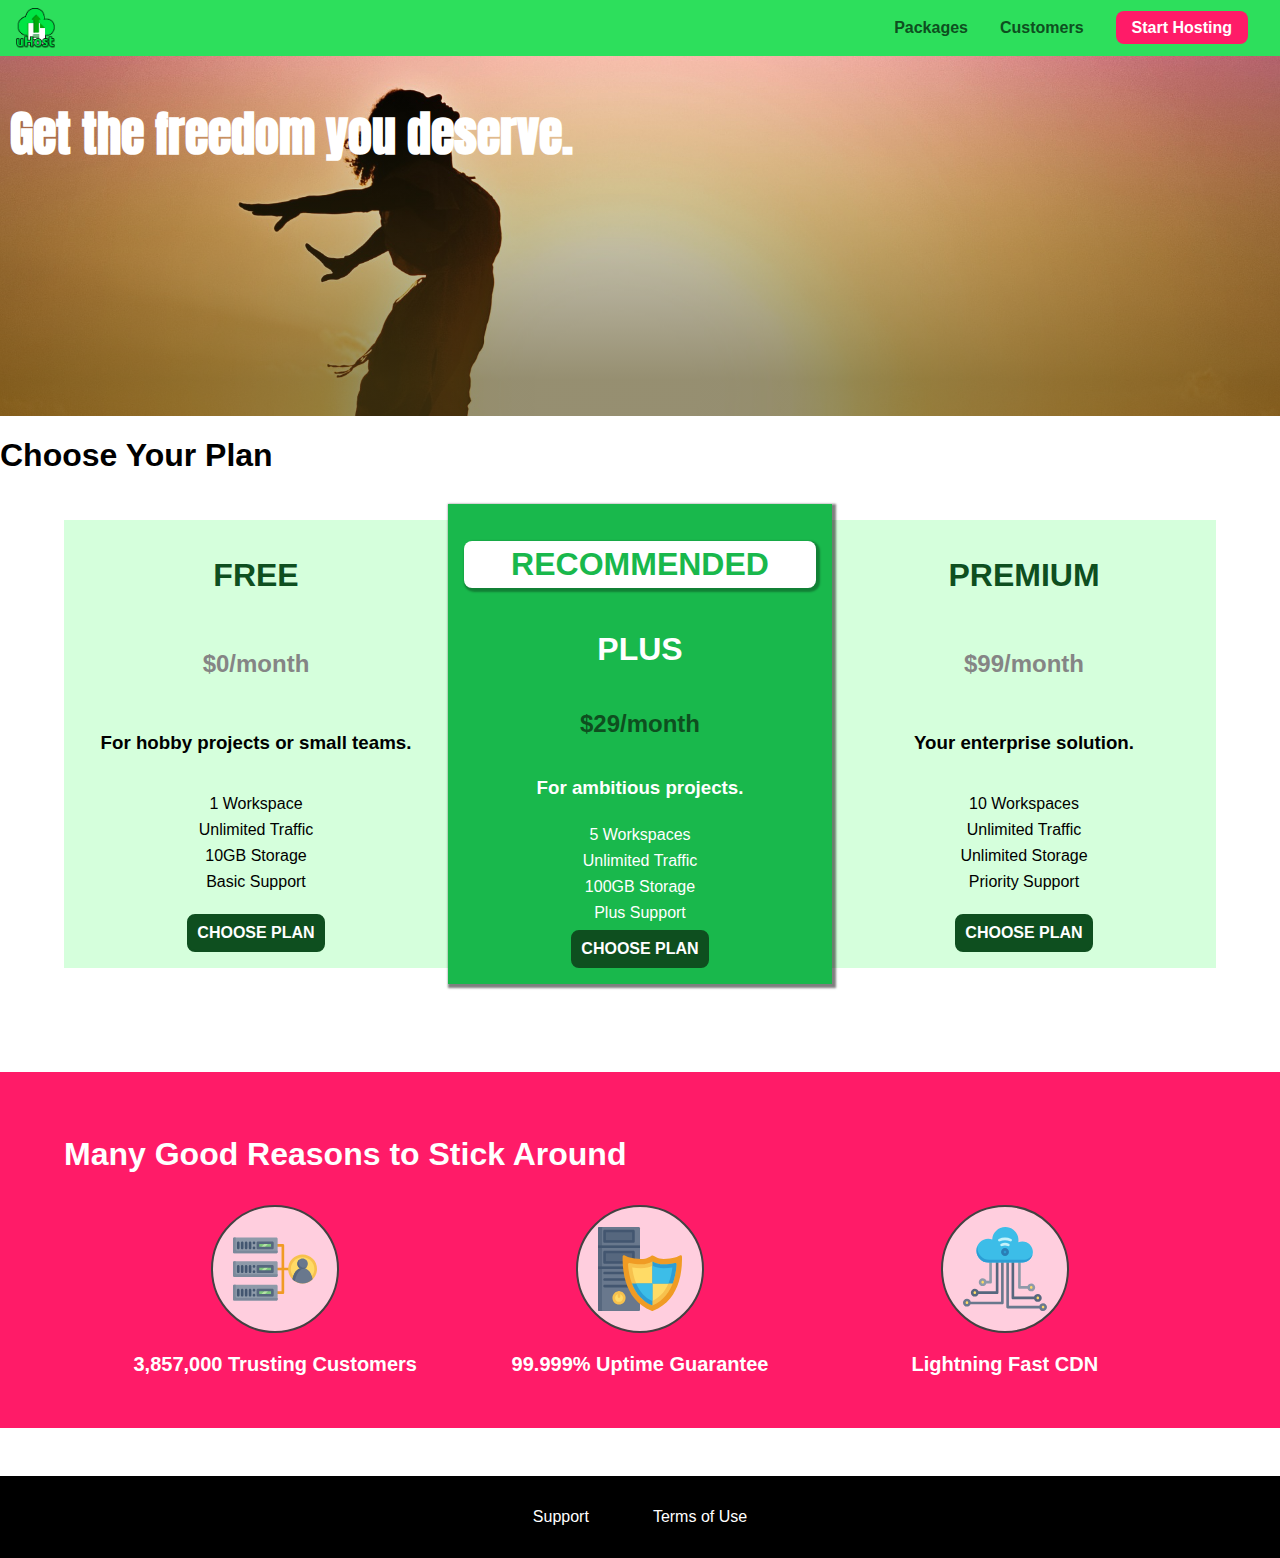
<file: basic/index.html>
<!DOCTYPE html>
<html lang="en">

<head>
    <meta charset="UTF-8">
    <meta http-equiv="X-UA-Compatible" content="ie=edge">
    <!--
        Used to make sure that the device would use software pixels, not hardware pixels.
        The name tag says that it should target our viewport.
        width=device-width says that the pixel ration conversion should be applied.
        initial-scale=1.0 says that no zoom should be applied. Can change it to ex. 1.5, then the website would be zoomed in.
        There are additional properties that can be applied, but this is the baseline. For example maximum-scale, minimum-scale
        to define how much the user can zoom in or out.
    -->
    <meta name="viewport" content="width=device-width, initial-scale=1.0">
    <title>uHost</title>
    <link rel="shortcut icon" href="favicon.png">
    <link href="https://fonts.googleapis.com/css2?family=Anton" rel="stylesheet">
    <link href="https://fonts.googleapis.com/css2?family=Anton&family=Montserrat+Alternates:wght@500&display=swap"
          rel="stylesheet">
<!--    <link rel="stylesheet" href="shared.css"> &lt;!&ndash; The shared file sets up more general styles. In order to allow for overwritting-->
    <link rel="stylesheet" href="./mobile-first/mobile-first-shared.css"> <!-- The shared file sets up more general styles. In order to allow for overwritting
     of the more general styles, then a more specific style should come later as it's loaded later, thus is able to overwrite the styles. -->
<!--    <link rel="stylesheet" href="style.css"> this has the desktop first design-->
    <link rel="stylesheet" href="./mobile-first/mobile-first-main.css">
</head>

<body>
<header class="main-header">
    <div>
        <button class="toggle-button">
            <span class="toggle-button__bar"></span>
            <span class="toggle-button__bar"></span>
            <span class="toggle-button__bar"></span>
        </button>

        <a href="index.html" class="main-header__brand">
            <img src="images/uhost-icon.png" alt="uHost - Your favourite hosting company"/>
        </a>
    </div>
    <nav class="main-nav">
        <ul class="main-nav__items">
            <li class="main-nav__item">
                <a href="packages/index.html">Packages</a>
            </li>
            <li class="main-nav__item">
                <a href="customers/index.html">Customers</a>
            </li>
            <li class="main-nav__item main-nav__item--cta">
                <a href="start-hosting/index.html">Start Hosting</a>
            </li>
        </ul>
    </nav>
</header>

<nav class="mobile-nav">
    <ul class="mobile-nav__items">
        <li class="mobile-nav__item">
            <a href="packages/index.html">Packages</a>
        </li>
        <li class="mobile-nav__item">
            <a href="customers/index.html">Customers</a>
        </li>
        <li class="mobile-nav__item mobile-nav__item--cta">
            <a href="start-hosting/index.html">Start Hosting</a>
        </li>
    </ul>
</nav>

<main>
    <div class="backdrop"></div>
    <div class="modal">
        <h1 class="modal__title">Do you want to continue?</h1>
        <div class="modal__actions">
            <a href="start-hosting/index.html" class="modal__action">Yes!</a>
            <button class="modal__action modal__action--negative" type="button">No!</button>
        </div>
    </div>
    <section id="product-overview">
        <h1>Get the freedom you deserve.</h1>
    </section>
    <section id="plans">
        <h1 class="section-title">Choose Your Plan</h1>
        <div class="plan__list">
            <article class="plan">
                <h1 class="plan__title">FREE</h1>
                <h2 class="plan__price">$0/month</h2>
                <h3>For hobby projects or small teams.</h3>
                <ul class="plan__features">
                    <li class="plan__feature">1 Workspace</li>
                    <li class="plan__feature">Unlimited Traffic</li>
                    <li class="plan__feature">10GB Storage</li>
                    <li class="plan__feature">Basic Support</li>
                </ul>
                <div>
                    <button class="button">CHOOSE PLAN</button>
                </div>
            </article>
            <article class="plan plan--highlighted">
                <h1 class="plan__annotation">RECOMMENDED</h1>
                <h1 class="plan__title">PLUS</h1>
                <h2 class="plan__price">$29/month</h2>
                <h3>For ambitious projects.</h3>
                <ul class="plan__features">
                    <li class="plan__feature">5 Workspaces</li>
                    <li class="plan__feature">Unlimited Traffic</li>
                    <li class="plan__feature">100GB Storage</li>
                    <li class="plan__feature">Plus Support</li>
                </ul>
                <div>
                    <button class="button">CHOOSE PLAN</button>
                </div>
            </article>
            <article class="plan">
                <h1 class="plan__title">PREMIUM</h1>
                <h2 class="plan__price">$99/month</h2>
                <h3>Your enterprise solution.</h3>
                <ul class="plan__features">
                    <li class="plan__feature">10 Workspaces</li>
                    <li class="plan__feature">Unlimited Traffic</li>
                    <li class="plan__feature">Unlimited Storage</li>
                    <li class="plan__feature">Priority Support</li>
                </ul>
                <div>
                    <button class="button">CHOOSE PLAN</button>
                </div>
            </article>
        </div>

        <section id="key-features">
            <h1 class="section-title">Many Good Reasons to Stick Around</h1>
            <ul class="key-features__list">
                <li class="key-feature">
                    <div class="key-feature__image">
                        <!-- SVGs can be added inline. Each element of an SVG could be styled separately. -->
                        <svg viewBox="0 0 512 512">
                            <path style="fill:#F09B24;"
                                  d="M344,248h-32V112c0-4.418-3.582-8-8-8h-40c-4.418,0-8,3.582-8,8s3.582,8,8,8h32v128h-32  c-4.418,0-8,3.582-8,8s3.582,8,8,8h32v128h-32c-4.418,0-8,3.582-8,8s3.582,8,8,8h40c4.418,0,8-3.582,8-8V264h32c4.418,0,8-3.582,8-8  S348.418,248,344,248z"
                            />
                            <path style="fill:#8E9AA9;"
                                  d="M264,64H8c-4.418,0-8,3.582-8,8v80c0,4.418,3.582,8,8,8h256c4.418,0,8-3.582,8-8V72  C272,67.582,268.418,64,264,64z"
                            />
                            <path style="fill:#7C899B;"
                                  d="M24,144c-4.418,0-8-3.582-8-8V64H8c-4.418,0-8,3.582-8,8v80c0,4.418,3.582,8,8,8h256  c4.418,0,8-3.582,8-8v-8H24z"
                            />
                            <rect x="152" y="96" style="fill:#B8E3A8;" width="88" height="32"/>
                            <g>
                                <polygon style="fill:#7EC97D;" points="152,96 152,128 166,128 198,96  "/>
                                <polygon style="fill:#7EC97D;" points="220,96 188,128 240,128 240,96  "/>
                            </g>
                            <path style="fill:#56677E;"
                                  d="M240,136h-88c-4.418,0-8-3.582-8-8V96c0-4.418,3.582-8,8-8h88c4.418,0,8,3.582,8,8v32  C248,132.418,244.418,136,240,136z M160,120h72v-16h-72V120z"
                            />
                            <g>
                                <path style="fill:#435670;"
                                      d="M32,136c-4.418,0-8-3.582-8-8V96c0-4.418,3.582-8,8-8s8,3.582,8,8v32C40,132.418,36.418,136,32,136z   "
                                />
                                <path style="fill:#435670;"
                                      d="M56,136c-4.418,0-8-3.582-8-8V96c0-4.418,3.582-8,8-8s8,3.582,8,8v32C64,132.418,60.418,136,56,136z   "
                                />
                                <path style="fill:#435670;"
                                      d="M80,136c-4.418,0-8-3.582-8-8V96c0-4.418,3.582-8,8-8s8,3.582,8,8v32C88,132.418,84.418,136,80,136z   "
                                />
                                <path style="fill:#435670;"
                                      d="M104,136c-4.418,0-8-3.582-8-8V96c0-4.418,3.582-8,8-8s8,3.582,8,8v32   C112,132.418,108.418,136,104,136z"
                                />
                                <path style="fill:#435670;"
                                      d="M128,105c-4.418,0-8-3.582-8-8v-1c0-4.418,3.582-8,8-8s8,3.582,8,8v1   C136,101.418,132.418,105,128,105z"
                                />
                                <path style="fill:#435670;"
                                      d="M128,136c-4.418,0-8-3.582-8-8v-1c0-4.418,3.582-8,8-8s8,3.582,8,8v1   C136,132.418,132.418,136,128,136z"
                                />
                            </g>
                            <path style="fill:#8E9AA9;"
                                  d="M264,208H8c-4.418,0-8,3.582-8,8v80c0,4.418,3.582,8,8,8h256c4.418,0,8-3.582,8-8v-80  C272,211.582,268.418,208,264,208z"
                            />
                            <path style="fill:#7C899B;"
                                  d="M24,288c-4.418,0-8-3.582-8-8v-72H8c-4.418,0-8,3.582-8,8v80c0,4.418,3.582,8,8,8h256  c4.418,0,8-3.582,8-8v-8H24z"
                            />
                            <rect x="152" y="240" style="fill:#B8E3A8;" width="88" height="32"/>
                            <g>
                                <polygon style="fill:#7EC97D;" points="152,240 152,272 166,272 198,240  "/>
                                <polygon style="fill:#7EC97D;" points="220,240 188,272 240,272 240,240  "/>
                            </g>
                            <path style="fill:#56677E;"
                                  d="M240,280h-88c-4.418,0-8-3.582-8-8v-32c0-4.418,3.582-8,8-8h88c4.418,0,8,3.582,8,8v32  C248,276.418,244.418,280,240,280z M160,264h72v-16h-72V264z"
                            />
                            <g>
                                <path style="fill:#435670;"
                                      d="M32,280c-4.418,0-8-3.582-8-8v-32c0-4.418,3.582-8,8-8s8,3.582,8,8v32C40,276.418,36.418,280,32,280   z"
                                />
                                <path style="fill:#435670;"
                                      d="M56,280c-4.418,0-8-3.582-8-8v-32c0-4.418,3.582-8,8-8s8,3.582,8,8v32C64,276.418,60.418,280,56,280   z"
                                />
                                <path style="fill:#435670;"
                                      d="M80,280c-4.418,0-8-3.582-8-8v-32c0-4.418,3.582-8,8-8s8,3.582,8,8v32C88,276.418,84.418,280,80,280   z"
                                />
                                <path style="fill:#435670;"
                                      d="M104,280c-4.418,0-8-3.582-8-8v-32c0-4.418,3.582-8,8-8s8,3.582,8,8v32   C112,276.418,108.418,280,104,280z"
                                />
                                <path style="fill:#435670;"
                                      d="M128,249c-4.418,0-8-3.582-8-8v-1c0-4.418,3.582-8,8-8s8,3.582,8,8v1   C136,245.418,132.418,249,128,249z"
                                />
                                <path style="fill:#435670;"
                                      d="M128,280c-4.418,0-8-3.582-8-8v-1c0-4.418,3.582-8,8-8s8,3.582,8,8v1   C136,276.418,132.418,280,128,280z"
                                />
                            </g>
                            <path style="fill:#8E9AA9;"
                                  d="M264,352H8c-4.418,0-8,3.582-8,8v80c0,4.418,3.582,8,8,8h256c4.418,0,8-3.582,8-8v-80  C272,355.582,268.418,352,264,352z"
                            />
                            <path style="fill:#7C899B;"
                                  d="M24,432c-4.418,0-8-3.582-8-8v-72H8c-4.418,0-8,3.582-8,8v80c0,4.418,3.582,8,8,8h256  c4.418,0,8-3.582,8-8v-8H24z"
                            />
                            <rect x="152" y="384" style="fill:#B8E3A8;" width="88" height="32"/>
                            <g>
                                <polygon style="fill:#7EC97D;" points="152,384 152,416 166,416 198,384  "/>
                                <polygon style="fill:#7EC97D;" points="220,384 188,416 240,416 240,384  "/>
                            </g>
                            <path style="fill:#56677E;"
                                  d="M240,424h-88c-4.418,0-8-3.582-8-8v-32c0-4.418,3.582-8,8-8h88c4.418,0,8,3.582,8,8v32  C248,420.418,244.418,424,240,424z M160,408h72v-16h-72V408z"
                            />
                            <g>
                                <path style="fill:#435670;"
                                      d="M32,424c-4.418,0-8-3.582-8-8v-32c0-4.418,3.582-8,8-8s8,3.582,8,8v32C40,420.418,36.418,424,32,424   z"
                                />
                                <path style="fill:#435670;"
                                      d="M56,424c-4.418,0-8-3.582-8-8v-32c0-4.418,3.582-8,8-8s8,3.582,8,8v32C64,420.418,60.418,424,56,424   z"
                                />
                                <path style="fill:#435670;"
                                      d="M80,424c-4.418,0-8-3.582-8-8v-32c0-4.418,3.582-8,8-8s8,3.582,8,8v32C88,420.418,84.418,424,80,424   z"
                                />
                                <path style="fill:#435670;"
                                      d="M104,424c-4.418,0-8-3.582-8-8v-32c0-4.418,3.582-8,8-8s8,3.582,8,8v32   C112,420.418,108.418,424,104,424z"
                                />
                                <path style="fill:#435670;"
                                      d="M128,393c-4.418,0-8-3.582-8-8v-1c0-4.418,3.582-8,8-8s8,3.582,8,8v1   C136,389.418,132.418,393,128,393z"
                                />
                                <path style="fill:#435670;"
                                      d="M128,424c-4.418,0-8-3.582-8-8v-1c0-4.418,3.582-8,8-8s8,3.582,8,8v1   C136,420.418,132.418,424,128,424z"
                                />
                            </g>
                            <path style="fill:#F7C14D;"
                                  d="M424,168c-48.523,0-88,39.477-88,88s39.477,88,88,88s88-39.477,88-88S472.523,168,424,168z"/>
                            <path style="fill:#FFDB66;"
                                  d="M424,184c-39.701,0-72,32.299-72,72s32.299,72,72,72s72-32.299,72-72S463.701,184,424,184z"/>
                            <path style="fill:#69788D;"
                                  d="M484.893,314.16C476.393,274.588,451.922,248,424,248s-52.393,26.588-60.893,66.16  c-0.605,2.82,0.354,5.749,2.511,7.664C381.731,336.124,402.465,344,424,344s42.269-7.876,58.381-22.176  C484.539,319.909,485.498,316.98,484.893,314.16z"
                            />
                            <path style="fill:#56677E;"
                                  d="M434.053,249.171C430.768,248.403,427.411,248,424,248c-27.922,0-52.393,26.588-60.893,66.16  c-0.605,2.82,0.354,5.749,2.511,7.664c3.383,3.002,6.979,5.703,10.734,8.125C384.904,286.243,407.373,255.378,434.053,249.171z"
                            />
                            <path style="fill:#69788D;"
                                  d="M424,192c-17.645,0-32,14.355-32,32s14.355,32,32,32s32-14.355,32-32S441.645,192,424,192z"/>
                            <path style="fill:#56677E;"
                                  d="M432,248c-17.645,0-32-14.355-32-32c0-6.783,2.128-13.076,5.742-18.258  C397.444,203.53,392,213.138,392,224c0,17.645,14.355,32,32,32c10.862,0,20.471-5.444,26.258-13.742  C445.076,245.872,438.783,248,432,248z"
                            />

                        </svg>
                    </div>
                    <p class="key-feature__description">3,857,000 Trusting Customers</p>
                </li>
                <li class="key-feature">
                    <div class="key-feature__image">
                        <svg viewBox="0 0 512 512">
                            <path style="fill:#69788D;"
                                  d="M248,0H8C3.582,0,0,3.582,0,8v496c0,4.418,3.582,8,8,8h240c4.418,0,8-3.582,8-8V8  C256,3.582,252.418,0,248,0z"
                            />
                            <path style="fill:#56677E;"
                                  d="M24,504V8c0-4.418,3.582-8,8-8H8C3.582,0,0,3.582,0,8v496c0,4.418,3.582,8,8,8h24  C27.582,512,24,508.418,24,504z"
                            />
                            <g>
                                <rect x="0" y="112" style="fill:#435670;" width="256" height="16"/>
                                <rect x="0" y="240" style="fill:#435670;" width="256" height="16"/>
                            </g>
                            <path style="fill:#F7C14D;"
                                  d="M128,392c-22.056,0-40,17.944-40,40s17.944,40,40,40s40-17.944,40-40S150.056,392,128,392z"/>
                            <path style="fill:#FFDB66;"
                                  d="M128,408c-13.233,0-24,10.767-24,24s10.767,24,24,24s24-10.767,24-24S141.233,408,128,408z"/>
                            <path style="fill:#F7C14D;"
                                  d="M128,392c-2.739,0-5.414,0.278-8,0.805V424c0,4.418,3.582,8,8,8c4.418,0,8-3.582,8-8v-31.195  C133.414,392.278,130.739,392,128,392z"
                            />
                            <g>
                                <path style="fill:#435670;"
                                      d="M216,288H40c-4.418,0-8-3.582-8-8s3.582-8,8-8h176c4.418,0,8,3.582,8,8S220.418,288,216,288z"
                                />
                                <path style="fill:#435670;"
                                      d="M216,328H40c-4.418,0-8-3.582-8-8s3.582-8,8-8h176c4.418,0,8,3.582,8,8S220.418,328,216,328z"
                                />
                                <path style="fill:#435670;"
                                      d="M216,368H40c-4.418,0-8-3.582-8-8s3.582-8,8-8h176c4.418,0,8,3.582,8,8S220.418,368,216,368z"
                                />
                                <path style="fill:#435670;"
                                      d="M216,16H40c-4.418,0-8,3.582-8,8v64c0,4.418,3.582,8,8,8h176c4.418,0,8-3.582,8-8V24   C224,19.582,220.418,16,216,16z"
                                />
                            </g>
                            <rect x="48" y="32" style="fill:#56677E;" width="160" height="48"/>
                            <path style="fill:#435670;"
                                  d="M216,144H40c-4.418,0-8,3.582-8,8v64c0,4.418,3.582,8,8,8h176c4.418,0,8-3.582,8-8v-64  C224,147.582,220.418,144,216,144z"
                            />
                            <rect x="48" y="160" style="fill:#56677E;" width="160" height="48"/>
                            <path style="fill:#F09B24;"
                                  d="M511.747,180.237c-0.194-6.537-8.107-10.107-13.135-5.894c-5.6,4.693-42.904,21.282-98.514,21.282  c-33.45,0-64.625-20.999-64.929-21.206c-2.9-1.991-6.764-1.85-9.512,0.346c-2.677,2.135-27.201,20.86-63.793,20.86  c-55.607,0-92.914-16.589-98.515-21.282c-5.028-4.211-12.941-0.645-13.135,5.894c-1.634,54.834,4.655,105.941,18.693,151.903  c12.096,39.604,29.759,74.047,52.497,102.373c27.538,34.304,62.743,59.882,104.66,76.045c3.069,1.918,6.757,1.921,9.83,0  c41.917-16.163,77.122-41.741,104.66-76.045c22.738-28.326,40.401-62.77,52.497-102.373  C507.092,286.179,513.381,235.071,511.747,180.237z"
                            />
                            <path style="fill:#F7C14D;"
                                  d="M476.21,221.226c-1.953-1.631-4.568-2.235-7.036-1.628c-21.686,5.327-44.926,8.028-69.075,8.028  c-25.926,0-49.633-8.975-64.955-16.504c-2.307-1.134-5.016-1.091-7.284,0.116c-14.059,7.477-36.919,16.388-65.994,16.388  c-24.153,0-47.394-2.701-69.075-8.028c-5.155-1.268-10.221,2.966-9.894,8.261c2.077,33.693,7.668,65.635,16.616,94.935  c22.774,74.565,66.139,126.334,128.888,153.868c2.032,0.891,4.397,0.891,6.43,0c61.777-27.107,104.716-78.876,127.62-153.868  c8.948-29.3,14.539-61.241,16.616-94.935C479.224,225.319,478.163,222.856,476.21,221.226z"
                            />
                            <path style="fill:#FFDB66;"
                                  d="M331.609,451.727c-52.604-25.289-89.304-70.987-109.144-135.944  c-6.532-21.39-11.162-44.336-13.82-68.447c17.133,2.852,34.952,4.291,53.22,4.291c29.394,0,53.376-7.793,69.978-15.561  c17.44,7.736,41.656,15.561,68.256,15.561c18.267,0,36.085-1.439,53.219-4.291c-2.659,24.112-7.288,47.06-13.82,68.448  C419.545,381.108,383.27,426.805,331.609,451.727z"
                            />
                            <g>
                                <path style="fill:#2C9DD4;"
                                      d="M479.066,227.858c0.157-2.539-0.903-5.002-2.856-6.633s-4.568-2.235-7.036-1.628   c-21.686,5.327-44.926,8.028-69.075,8.028c-25.926,0-49.633-8.975-64.955-16.504c-1.057-0.52-2.2-0.78-3.345-0.806l-0.072,133.351   h123.601c2.556-6.746,4.933-13.702,7.123-20.874C471.398,293.493,476.989,261.552,479.066,227.858z"
                                />
                                <path style="fill:#2C9DD4;"
                                      d="M206.658,343.667c24.153,63.42,65.028,108.108,121.743,132.995c1.031,0.452,2.147,0.673,3.263,0.666   l0.063-133.661H206.658z"
                                />
                            </g>
                            <g>
                                <path style="fill:#3CBDE8;"
                                      d="M439.497,315.783c6.532-21.389,11.161-44.336,13.82-68.448c-17.134,2.852-34.952,4.291-53.219,4.291   c-26.6,0-50.815-7.824-68.256-15.561l-0.116,107.601h97.758C433.179,334.807,436.524,325.518,439.497,315.783z"
                                />
                                <path style="fill:#3CBDE8;"
                                      d="M232.523,343.667c21.144,50.298,54.363,86.56,99.087,108.06l0.117-108.06H232.523z"/>
                            </g>
                        </svg>
                    </div>
                    <p class="key-feature__description">99.999% Uptime Guarantee</p>
                </li>
                <li class="key-feature">
                    <div class="key-feature__image">
                        <svg viewBox="0 0 512 512">
                            <path style="fill:#8E9AA9;"
                                  d="M168,200c-4.418,0-8,3.582-8,8v120h-17.376c-3.302-9.311-12.194-16-22.624-16  c-13.234,0-24,10.767-24,24s10.766,24,24,24c10.429,0,19.321-6.689,22.624-16H168c4.418,0,8-3.582,8-8V208  C176,203.582,172.418,200,168,200z"
                            />
                            <path style="fill:#FFDB66;"
                                  d="M120,328c-4.411,0-8,3.589-8,8s3.589,8,8,8s8-3.589,8-8S124.411,328,120,328z"/>
                            <path style="fill:#56677E;"
                                  d="M208,200c-4.418,0-8,3.582-8,8v184H94.624C91.322,382.689,82.43,376,72,376  c-13.234,0-24,10.767-24,24s10.766,24,24,24c10.429,0,19.321-6.689,22.624-16H208c4.418,0,8-3.582,8-8V208  C216,203.582,212.418,200,208,200z"
                            />
                            <path style="fill:#FFDB66;"
                                  d="M72,392c-4.411,0-8,3.589-8,8s3.589,8,8,8s8-3.589,8-8S76.411,392,72,392z"/>
                            <path style="fill:#69788D;"
                                  d="M240,208c-4.418,0-8,3.582-8,8v239H47.24c-2.671-10.34-12.078-18-23.24-18c-13.234,0-24,10.767-24,24  s10.766,24,24,24c9.666,0,18.009-5.747,21.809-14H240c4.418,0,8-3.582,8-8V216C248,211.582,244.418,208,240,208z"
                            />
                            <path style="fill:#FFDB66;"
                                  d="M24,453c-4.411,0-8,3.589-8,8s3.589,8,8,8s8-3.589,8-8S28.411,453,24,453z"/>
                            <path style="fill:#69788D;"
                                  d="M488,464c-10.429,0-19.321,6.689-22.624,16H280V208c0-4.418-3.582-8-8-8s-8,3.582-8,8v280  c0,4.418,3.582,8,8,8h193.376c3.302,9.311,12.194,16,22.624,16c13.234,0,24-10.767,24-24S501.234,464,488,464z"
                            />
                            <path style="fill:#FFDB66;"
                                  d="M488,480c-4.411,0-8,3.589-8,8s3.589,8,8,8s8-3.589,8-8S492.411,480,488,480z"/>
                            <path style="fill:#56677E;"
                                  d="M456,408c-10.429,0-19.321,6.689-22.624,16H312V208c0-4.418-3.582-8-8-8s-8,3.582-8,8v224  c0,4.418,3.582,8,8,8h129.376c3.302,9.311,12.194,16,22.624,16c13.234,0,24-10.767,24-24S469.234,408,456,408z"
                            />
                            <path style="fill:#FFDB66;"
                                  d="M456,424c-4.411,0-8,3.589-8,8s3.589,8,8,8s8-3.589,8-8S460.411,424,456,424z"/>
                            <path style="fill:#8E9AA9;"
                                  d="M416,344c-10.429,0-19.321,6.689-22.624,16H352V208c0-4.418-3.582-8-8-8s-8,3.582-8,8v160  c0,4.418,3.582,8,8,8h49.376c3.302,9.311,12.194,16,22.624,16c13.234,0,24-10.767,24-24S429.234,344,416,344z"
                            />
                            <path style="fill:#FFDB66;"
                                  d="M416,360c-4.411,0-8,3.589-8,8s3.589,8,8,8s8-3.589,8-8S420.411,360,416,360z"/>
                            <path style="fill:#3CBDE8;"
                                  d="M362,88c-8.741,0-17.231,1.751-25.06,5.085C337.646,88.797,338,84.43,338,80  c0-44.112-35.888-80-80-80c-42.823,0-77.895,33.816-79.909,76.149C170.393,73.415,162.244,72,154,72c-39.701,0-72,32.299-72,72  s32.299,72,72,72h208c35.29,0,64-28.71,64-64S397.29,88,362,88z"
                            />
                            <path style="fill:#2C9DD4;"
                                  d="M368,200H160c-39.701,0-72-32.299-72-72c0-5.863,0.721-11.559,2.05-17.019  C84.918,120.88,82,132.102,82,144c0,39.701,32.299,72,72,72h208c30.389,0,55.88-21.296,62.379-49.743  C413.565,186.327,392.352,200,368,200z"
                            />
                            <path style="fill:#2A7DB5;"
                                  d="M256,128c-13.234,0-24,10.767-24,24s10.766,24,24,24c13.233,0,24-10.767,24-24S269.233,128,256,128z"
                            />
                            <path style="fill:#2C9DD4;"
                                  d="M256,144c-4.411,0-8,3.589-8,8s3.589,8,8,8c4.411,0,8-3.589,8-8S260.411,144,256,144z"/>
                            <g>
                                <path style="fill:#C5F1FA;"
                                      d="M221.755,87.695c-2.994,0-5.864-1.688-7.233-4.572c-1.894-3.991-0.194-8.763,3.798-10.657   C230.157,66.849,242.834,64,256,64c13.166,0,25.844,2.849,37.68,8.466c3.992,1.895,5.692,6.666,3.798,10.657   s-6.666,5.692-10.657,3.798C277.144,82.328,266.774,80,256,80c-10.774,0-21.144,2.328-30.821,6.921   C224.072,87.446,222.904,87.695,221.755,87.695z"
                                />
                                <path style="fill:#C5F1FA;"
                                      d="M276.545,116.618c-1.148,0-2.316-0.249-3.424-0.774C267.745,113.293,261.985,112,256,112   c-5.985,0-11.745,1.293-17.121,3.844c-3.991,1.895-8.763,0.192-10.657-3.798c-1.894-3.992-0.193-8.764,3.798-10.657   C239.557,97.813,247.625,96,256,96c8.376,0,16.444,1.813,23.98,5.389c3.991,1.894,5.692,6.665,3.798,10.657   C282.41,114.93,279.539,116.618,276.545,116.618z"
                                />
                            </g>

                        </svg>
                    </div>
                    <p class="key-feature__description">Lightning Fast CDN</p>
                </li>
            </ul>
        </section>
    </section>
</main>

<footer class="main-footer">
    <nav>
        <ul class="main-footer__links">
            <li class="main-footer__link">
                <a href="#">Support</a>
            </li>
            <li class="main-footer__link">
                <a href="#">Terms of Use</a>
            </li>
        </ul>
    </nav>
</footer>
<script src="shared.js"></script>
</body>

</html>
</file>
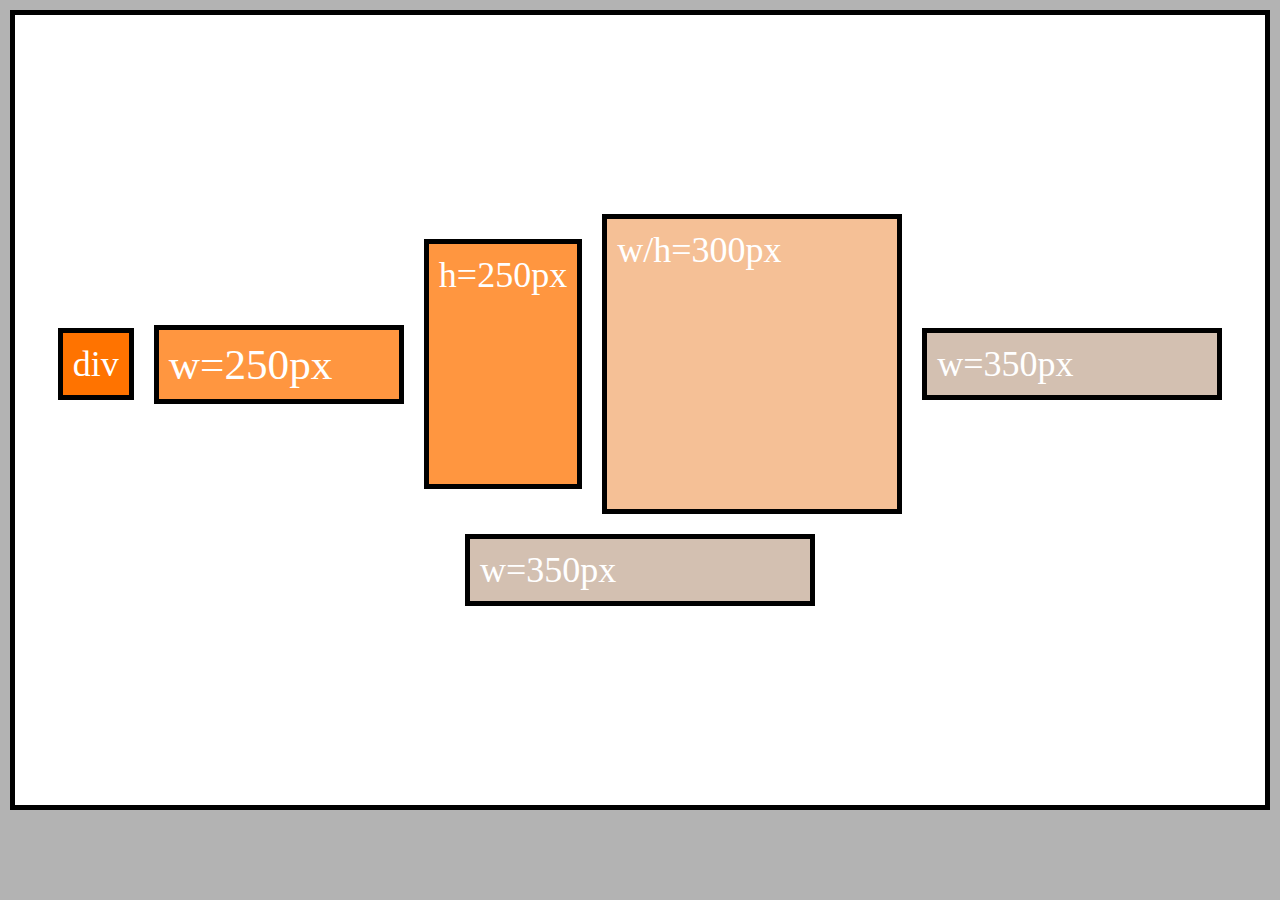
<file: flexbox-example/index.html>
<!DOCTYPE html>
<html lang="en">
    <head>
        <meta charset="UTF-8">
        <meta http-equiv="X-UA-Compatible" content="ie=edge">
        <link rel="stylesheet" href="main.css">
        <title>Flexbox</title>
    </head>
    <body>
        <div class="flex-container">
            <div class="item-1">div</div>
            <div class="item-2">w=250px</div>
            <div class="item-3">h=250px</div>
            <div class="item-4">w/h=300px</div>
            <div class="item-5">w=350px</div>
            <div class="item-6">w=350px</div>
        </div>
    </body>
</html>
</file>
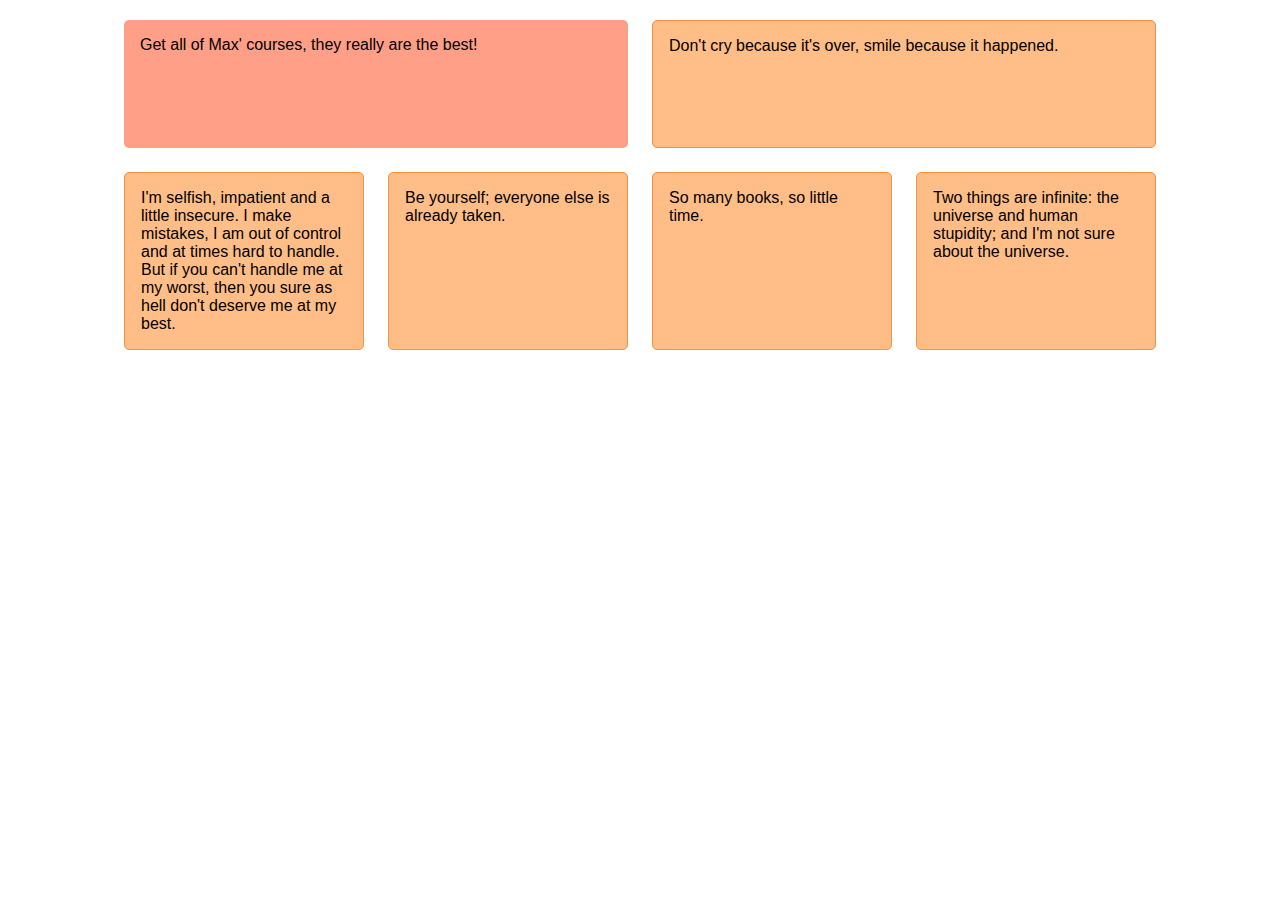
<file: grid-example-additional/index.html>
<!DOCTYPE html>
<html lang="en">
<head>
    <meta charset="UTF-8">
    <meta name="viewport" content="width=device-width, initial-scale=1.0">
    <meta http-equiv="X-UA-Compatible" content="ie=edge">
    <title>CSS Course</title>
    <link rel="stylesheet" href="main.css">
</head>
<body>
    <div class="container">
        <div class="quote quote--featured">Get all of Max' courses, they really are the best!</div>
        <div class="quote">Don't cry because it's over, smile because it happened.</div>
        <div class="quote">I'm selfish, impatient and a little insecure. I make mistakes, I am out of control and at times hard to handle. But if you can't handle me at my worst, then you sure as hell don't deserve me at my best.</div>
        <div class="quote">Be yourself; everyone else is already taken.</div>
        <div class="quote">So many books, so little time.</div>
        <div class="quote">Two things are infinite: the universe and human stupidity; and I'm not sure about the universe.</div>
    </div>
</body>
</html>
</file>
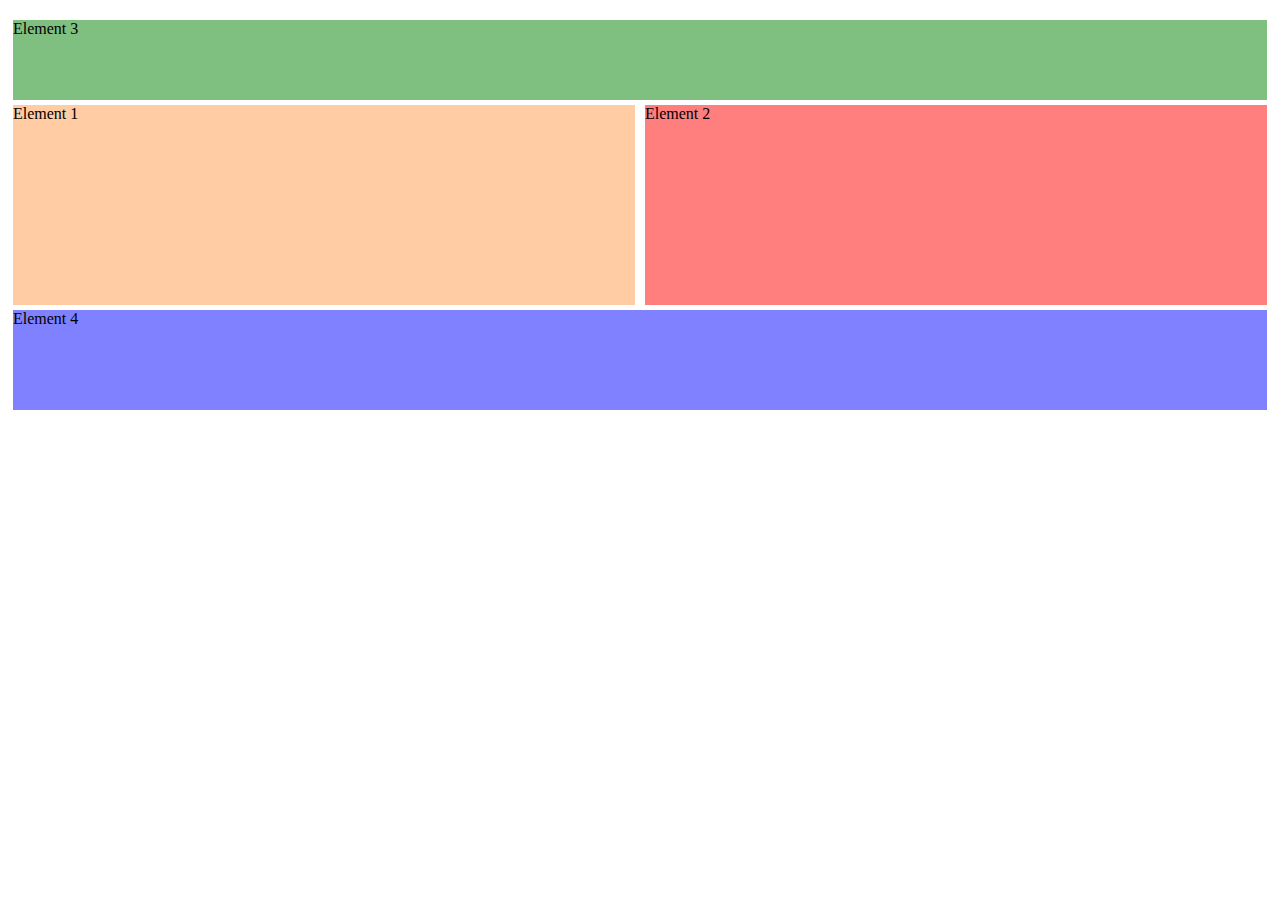
<file: grid-example/index.html>
<!DOCTYPE html>
<html lang="en">
<head>
    <meta charset="UTF-8">
    <meta name="viewport" content="width=device-width, initial-scale=1.0">
    <meta http-equiv="X-UA-Compatible" content="ie=edge">
    <title>CSS Course</title>
    <link rel="stylesheet" href="main.css">
</head>
<body>
    <div class="container">
        <div class="el1">Element 1</div>
        <div class="el2">Element 2</div>
        <div class="el3">Element 3</div>
        <div class="el4">Element 4</div>
    </div>
</body>
</html>
</file>
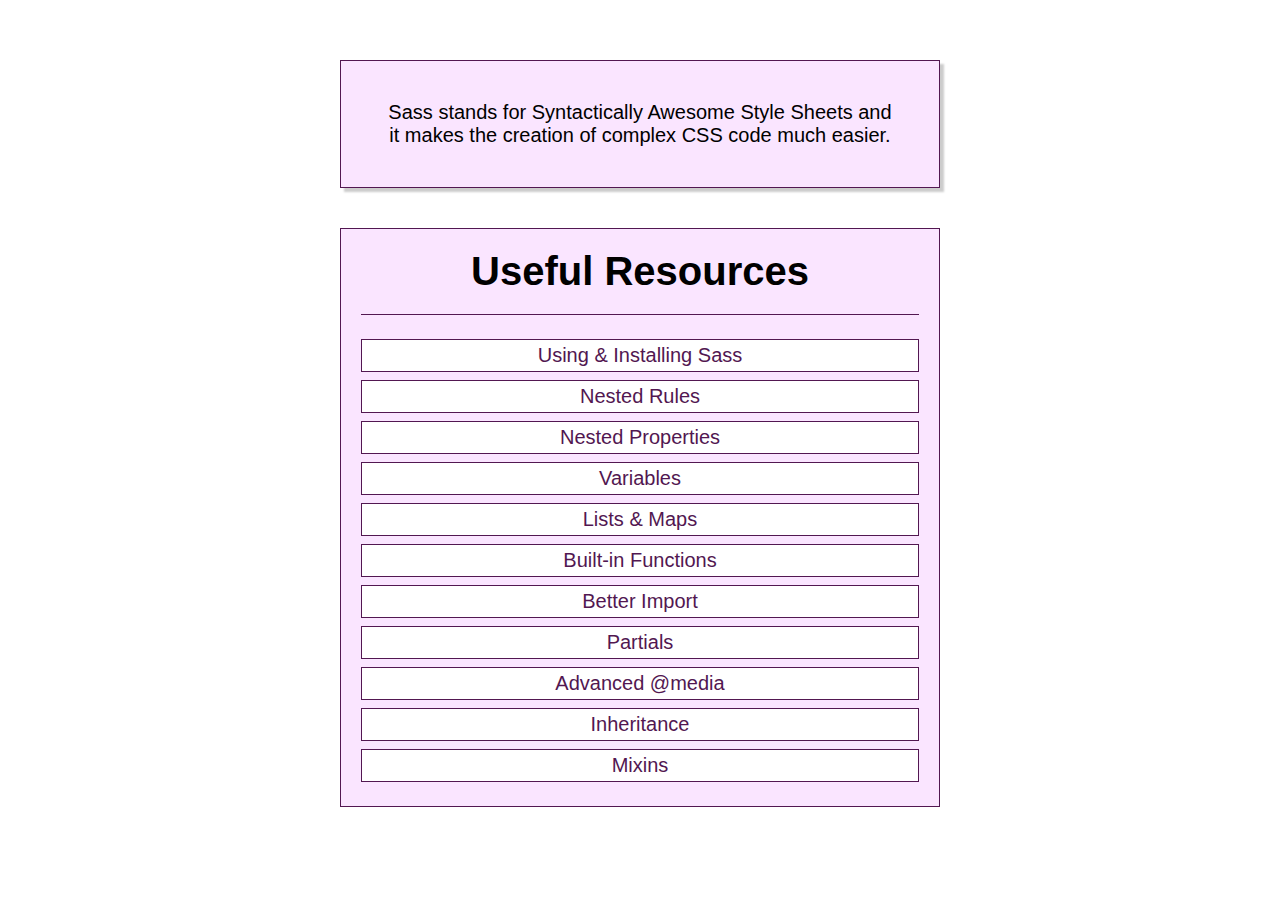
<file: sass-example/index.html>
<!DOCTYPE html>
<html lang="en">

<head>
    <meta charset="UTF-8">
    <meta name="viewport" content="width=device-width, initial-scale=1.0">
    <meta http-equiv="X-UA-Compatible" content="ie=edge">
    <title>CSS Course</title>
    <link rel="stylesheet" href="original-main.css">
</head>

<body>
    <div class="container">
        <section class="sass-introduction">
            <p>Sass stands for
                <span class="char-highlight">S</span>yntactically
                <span class="char-highlight">A</span>wesome
                <span class="char-highlight">S</span>tyle
                <span class="char-highlight">S</span>heets and it makes the creation of complex CSS code much easier.</p>
        </section>
        <section class="sass-details">
            <header class="section-header">
                <h1>Useful Resources</h1>
            </header>
            <ul class="documentation-links">
                <li>
                    <a class="documentation-link link-important" href="https://sass-lang.com/documentation/file.SASS_REFERENCE.html#using_sass">Using &amp; Installing Sass</a>
                </li>
                <li>
                    <a class="documentation-link" href="https://sass-lang.com/documentation/file.SASS_REFERENCE.html#nested_rules">Nested Rules</a>
                </li>
                <li>
                    <a class="documentation-link" href="https://sass-lang.com/documentation/file.SASS_REFERENCE.html#nested_properties">Nested Properties</a>
                </li>
                <li>
                    <a class="documentation-link" href="https://sass-lang.com/documentation/file.SASS_REFERENCE.html#variables_">Variables</a>
                </li>
                <li>
                    <a class="documentation-link" href="https://sass-lang.com/documentation/file.SASS_REFERENCE.html#lists">Lists &amp; Maps</a>
                </li>
                <li>
                    <a class="documentation-link" href="https://sass-lang.com/documentation/Sass/Script/Functions.html">Built-in Functions</a>
                </li>
                <li>
                    <a class="documentation-link" href="https://sass-lang.com/documentation/file.SASS_REFERENCE.html#import">Better Import</a>
                </li>
                <li>
                    <a class="documentation-link" href="https://sass-lang.com/documentation/file.SASS_REFERENCE.html#partials">Partials</a>
                </li>
                <li>
                    <a class="documentation-link" href="https://sass-lang.com/documentation/file.SASS_REFERENCE.html#media">Advanced @media</a>
                </li>
                <li>
                    <a class="documentation-link" href="https://sass-lang.com/documentation/file.SASS_REFERENCE.html#extend">Inheritance</a>
                </li>
                <li>
                    <a class="documentation-link" href="https://sass-lang.com/documentation/file.SASS_REFERENCE.html#defining_a_mixin">Mixins</a>
                </li>
            </ul>
        </section>
    </div>
</body>

</html>
</file>
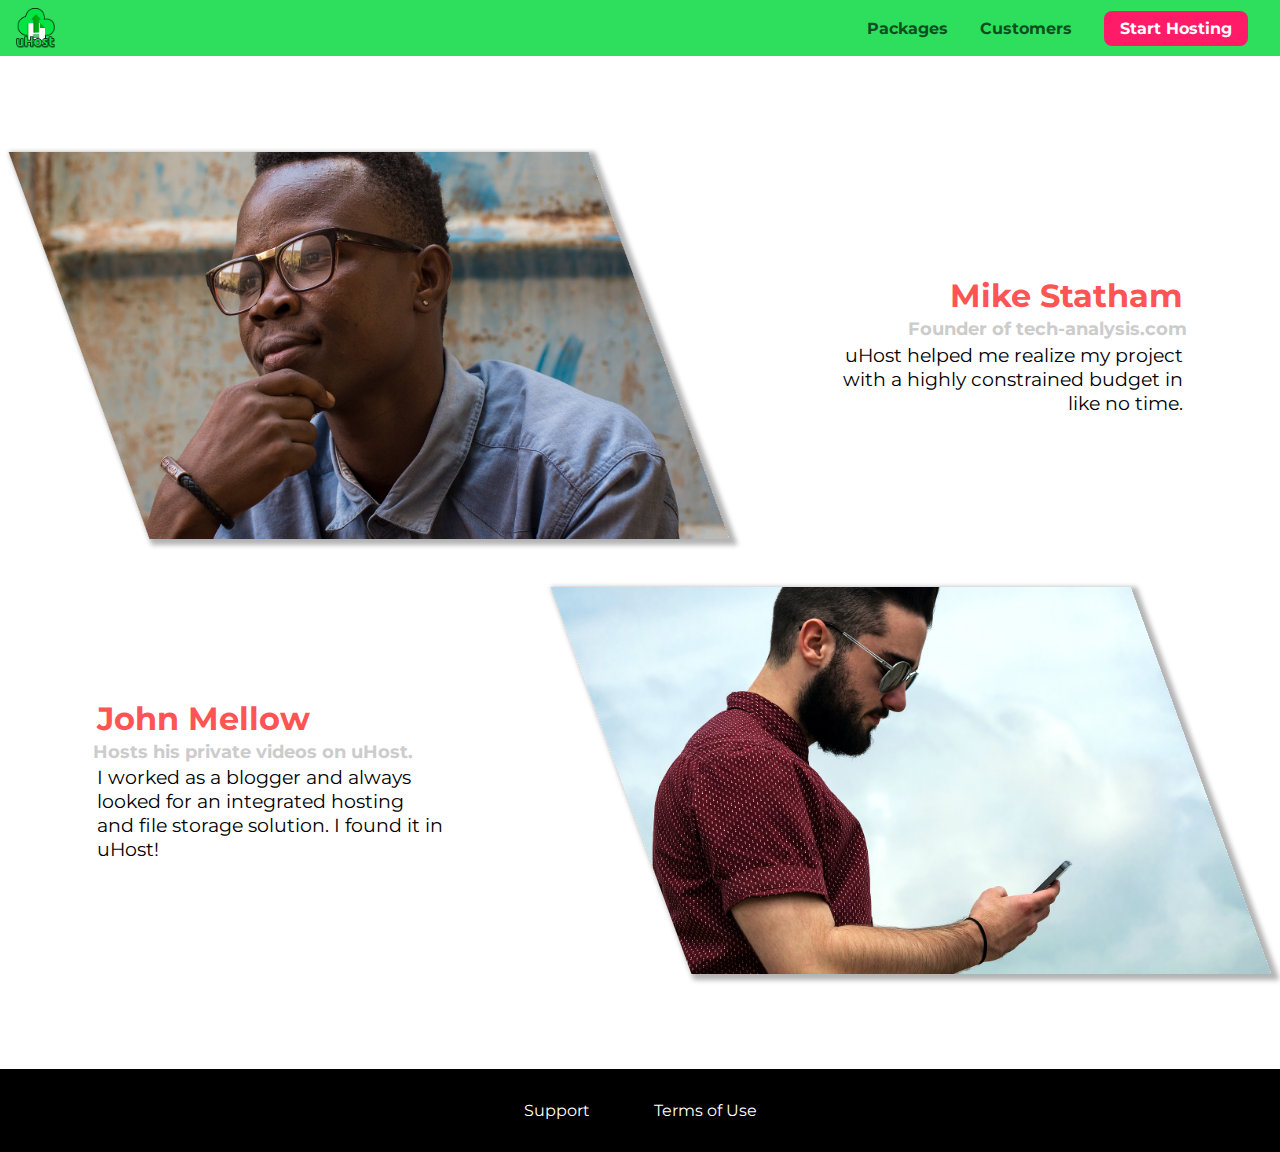
<file: basic/customers/index.html>
<!DOCTYPE html>
<html lang="en">

<head>
    <meta charset="UTF-8">
    <meta name="viewport" content="width=device-width, initial-scale=1.0">
    <meta http-equiv="X-UA-Compatible" content="ie=edge">
    <title>uHost Customers</title>
    <link rel="shortcut icon" href="../favicon.png">
    <link href="https://fonts.googleapis.com/css?family=Anton|Montserrat:400,700" rel="stylesheet">
<!--    <link rel="stylesheet" href="../shared.css">-->
    <link rel="stylesheet" href="../mobile-first/mobile-first-shared.css">
<!--    <link rel="stylesheet" href="customers.css">-->
    <link rel="stylesheet" href="../mobile-first/mobile-first-customers.css">
</head>

<body>
    <header class="main-header">
        <div>
            <button class="toggle-button">
                <span class="toggle-button__bar"></span>
                <span class="toggle-button__bar"></span>
                <span class="toggle-button__bar"></span>
            </button>

            <a href="index.html" class="main-header__brand">
                <img src="../images/uhost-icon.png" alt="uHost - Your favourite hosting company"/>
            </a>
        </div>
        <nav class="main-nav">
            <ul class="main-nav__items">
                <li class="main-nav__item">
                    <a href="../packages/index.html">Packages</a>
                </li>
                <li class="main-nav__item">
                    <a href="index.html">Customers</a>
                </li>
                <li class="main-nav__item main-nav__item--cta">
                    <a href="../start-hosting/index.html">Start Hosting</a>
                </li>
            </ul>
        </nav>
    </header>

    <nav class="mobile-nav">
        <ul class="mobile-nav__items">
            <li class="mobile-nav__item">
                <a href="../packages/index.html">Packages</a>
            </li>
            <li class="mobile-nav__item">
                <a href="../customers/index.html">Customers</a>
            </li>
            <li class="mobile-nav__item mobile-nav__item--cta">
                <a href="../start-hosting/index.html">Start Hosting</a>
            </li>
        </ul>
    </nav>

    <main>
        <div class="backdrop"></div>
        <div>
            <div class="testimonial" id="customer-1">
                <div class="testimonial__image-container">
                    <img src="../images/customer-1.jpg" alt="Mike Statham - Customer" class="testimonial__image">
                </div>
                <div class="testimonial__info">
                    <h1 class="testimonial__name">Mike Statham</h1>
                    <h2 class="testimonial__subtitle">Founder of
                        <a href="tech-analysis.com">tech-analysis.com</a>
                    </h2>
                    <p class="testimonial__text">uHost helped me realize my project with a highly constrained budget in like no time.</p>
                </div>
            </div>
            <div class="testimonial" id="customer-2">

                <div class="testimonial__info">
                    <h1 class="testimonial__name">John Mellow</h1>
                    <h2 class="testimonial__subtitle">Hosts his private videos on uHost.
                    </h2>
                    <p class="testimonial__text">I worked as a blogger and always looked for an integrated hosting and file storage solution. I found
                        it in uHost!
                    </p>
                </div>
                <div class="testimonial__image-container">
                    <img src="../images/customer-2.jpg" alt="John Mellow - Customer" class="testimonial__image">
                </div>
            </div>
        </div>
    </main>
    <footer class="main-footer">
        <nav>
            <ul class="main-footer__links">
                <li class="main-footer__link">
                    <a href="#">Support</a>
                </li>
                <li class="main-footer__link">
                    <a href="#">Terms of Use</a>
                </li>
            </ul>
        </nav>
    </footer>
    <script src="../shared.js"></script>
</body>

</html>
</file>
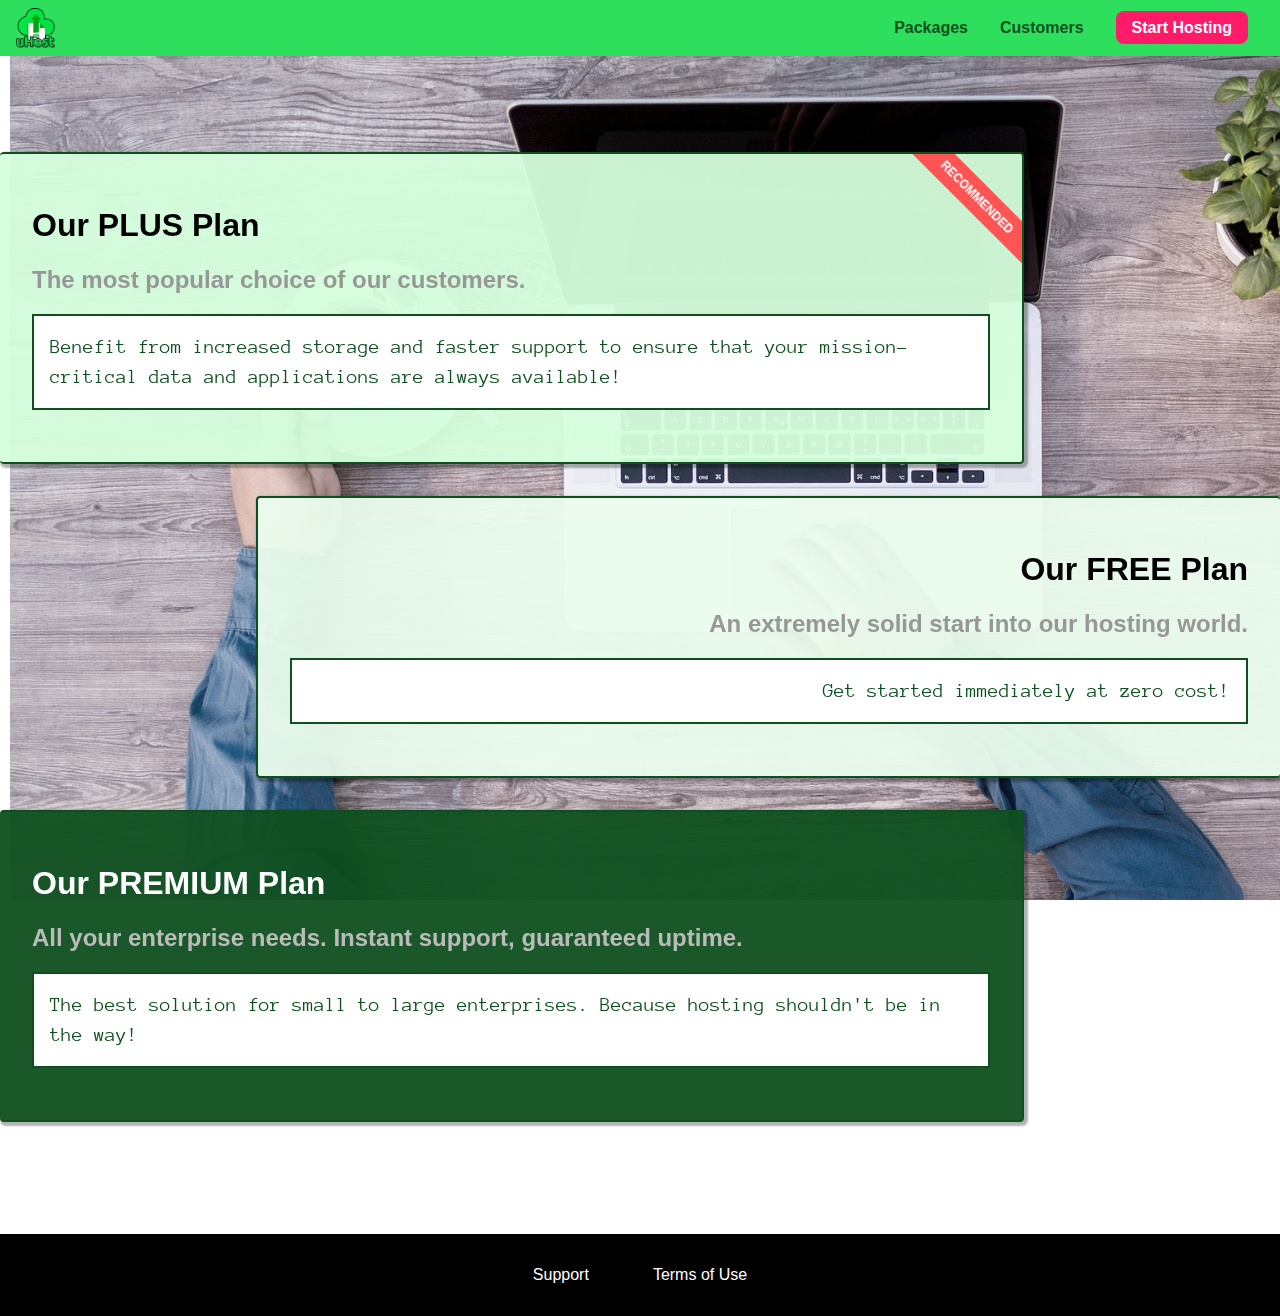
<file: basic/packages/index.html>
<!DOCTYPE html>
<html lang="en">

<head>
    <meta charset="UTF-8">
    <meta http-equiv="X-UA-Compatible" content="ie=edge">
    <meta name="viewport" content="width=device-width, initial-scale=1.0">
    <title>uHost</title>
    <link rel="shortcut icon" href="../favicon.png">
    <link href="https://fonts.googleapis.com/css2?family=Anton&family=Montserrat+Alternates:wght@500&display=swap" rel="stylesheet">
<!--    <link rel="stylesheet" href="../shared.css">-->
    <!-- The problem with adding the font with a link like this is that it has
     to exist in every HTML file then, but it would be better to import it in a
     CSS file instead. @import can be used for that. -->
<!--    <link href="https://fonts.googleapis.com/css2?family=Roboto&display=swap" rel="stylesheet">-->

    <link rel="stylesheet" href="../mobile-first/mobile-first-shared.css">
    <link rel="stylesheet" href="packages.css">
</head>

<body>
<!-- When two fixed elements have the same z-index, then what matters is the order in which they area in
 the DOM. The latter fixed element gets placed on top of the previous one.-->
<div class="background"></div>
<header class="main-header">
    <div>
        <button class="toggle-button">
            <span class="toggle-button__bar"></span>
            <span class="toggle-button__bar"></span>
            <span class="toggle-button__bar"></span>
        </button>

        <a href="index.html" class="main-header__brand">
            <img src="../images/uhost-icon.png" alt="uHost - Your favourite hosting company"/>
        </a>
    </div>
    <nav class="main-nav">
        <ul class="main-nav__items">
            <li class="main-nav__item">
                <a href="../packages/index.html">Packages</a>
            </li>
            <li class="main-nav__item">
                <a href="index.html">Customers</a>
            </li>
            <li class="main-nav__item main-nav__item--cta">
                <a href="../start-hosting/index.html">Start Hosting</a>
            </li>
        </ul>
    </nav>
</header>

<nav class="mobile-nav">
    <ul class="mobile-nav__items">
        <li class="mobile-nav__item">
            <a href="../packages/index.html">Packages</a>
        </li>
        <li class="mobile-nav__item">
            <a href="../customers/index.html">Customers</a>
        </li>
        <li class="mobile-nav__item mobile-nav__item--cta">
            <a href="../start-hosting/index.html">Start Hosting</a>
        </li>
    </ul>
</nav>

<main>
    <div class="backdrop"></div>

    <section class="package" id="plus">
        <a href="#">
            <h1 class="package__title">Our PLUS Plan</h1>
            <h2 class="package__badge">RECOMMENDED</h2>
            <h2 class="package__sub-title">The most popular choice of our customers.</h2>
            <p class="package__description">Benefit from increased storage and faster support to ensure that your mission-critical data and applications
                are always available!</p>
        </a>
    </section>
    <section class="package" id="free">
        <a href="#">
            <h1 class="package__title">Our FREE Plan</h1>
            <h2 class="package__sub-title">An extremely solid start into our hosting world.</h2>
            <p class="package__description">Get started immediately at zero cost!</p>
        </a>
    </section>
    <div class="clearfix"></div>
    <section class="package" id="premium">
        <a href="#">
            <h1 class="package__title">Our PREMIUM Plan</h1>
            <h2 class="package__sub-title">All your enterprise needs. Instant support, guaranteed uptime. </h2>
            <p class="package__description">The best solution for small to large enterprises. Because hosting shouldn't be in the way!</p>
        </a>
    </section>
</main>

<footer class="main-footer">
    <nav>
        <ul class="main-footer__links">
            <li class="main-footer__link">
                <a href="#">Support</a>
            </li>
            <li class="main-footer__link">
                <a href="#">Terms of Use</a>
            </li>
        </ul>
    </nav>
</footer>
<script src="../shared.js"></script>
</body>

</html>
</file>
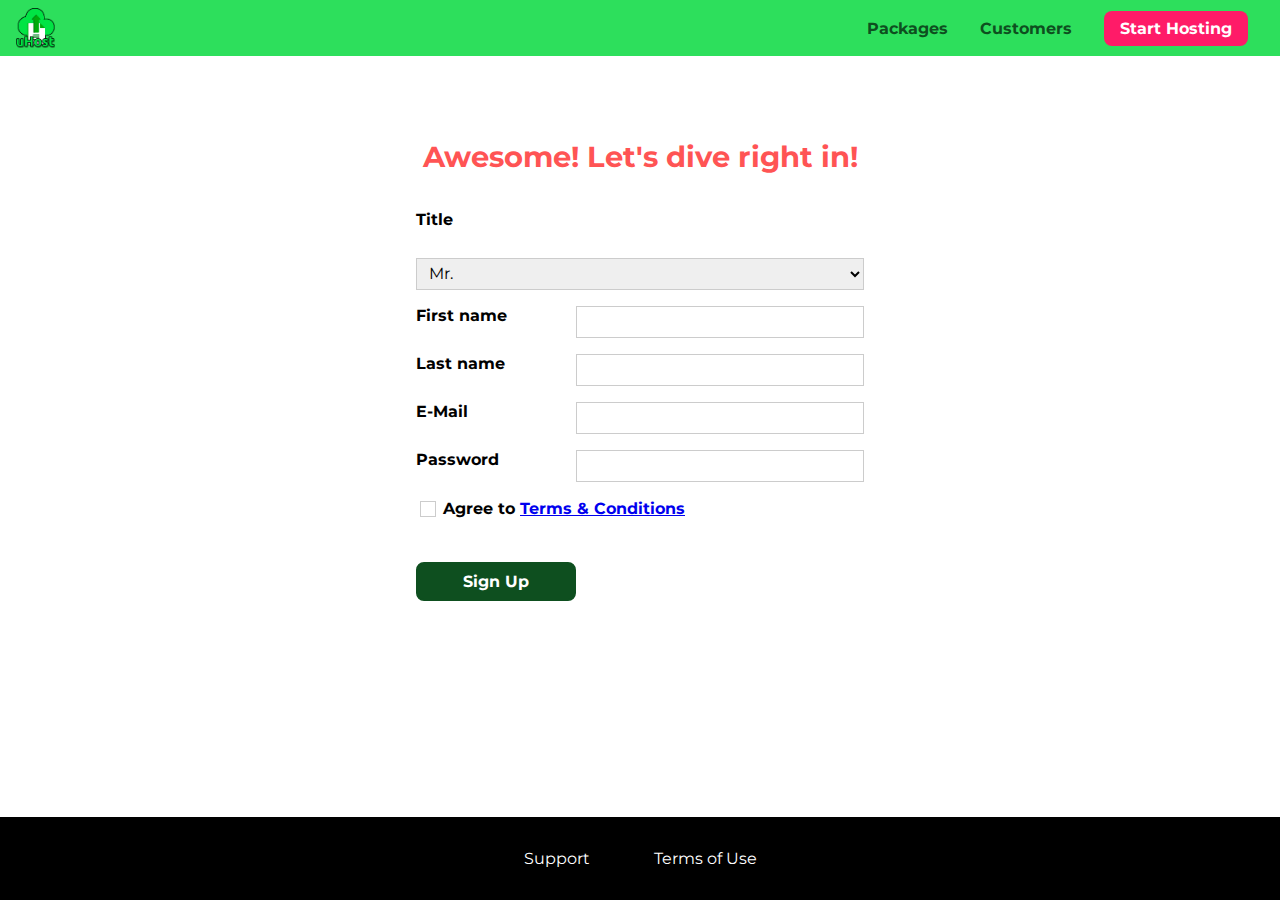
<file: basic/start-hosting/index.html>
<!DOCTYPE html>
<html lang="en">

<head>
    <meta charset="UTF-8">
    <meta name="viewport" content="width=device-width, initial-scale=1.0">
    <meta http-equiv="X-UA-Compatible" content="ie=edge">
    <title>uHost Signup</title>
    <link rel="shortcut icon" href="../favicon.png">
    <link href="https://fonts.googleapis.com/css?family=Anton|Montserrat:400,700" rel="stylesheet">
    <link rel="stylesheet" href="../mobile-first/mobile-first-shared.css">
    <link rel="stylesheet" href="start-hosting.css">
</head>

<body>
    <div class="backdrop"></div>
    <header class="main-header">
        <div>
            <button class="toggle-button">
                <span class="toggle-button__bar"></span>
                <span class="toggle-button__bar"></span>
                <span class="toggle-button__bar"></span>
            </button>
            <a href="../index.html" class="main-header__brand">
                <img src="../images/uhost-icon.png" alt="uHost - Your favorite hosting company">
            </a>
        </div>
        <nav class="main-nav">
            <ul class="main-nav__items">
                <li class="main-nav__item">
                    <a href="../packages/index.html">Packages</a>
                </li>
                <li class="main-nav__item">
                    <a href="../customers/index.html">Customers</a>
                </li>
                <li class="main-nav__item main-nav__item--cta">
                    <a href="index.html">Start Hosting</a>
                </li>
            </ul>
        </nav>
    </header>
    <nav class="mobile-nav">
        <ul class="mobile-nav__items">
            <li class="mobile-nav__item">
                <a href="../packages/index.html">Packages</a>
            </li>
            <li class="mobile-nav__item">
                <a href="../customers/index.html">Customers</a>
            </li>
            <li class="mobile-nav__item mobile-nav__item--cta">
                <a href="index.html">Start Hosting</a>
            </li>
        </ul>
    </nav>
    <main class="signup-page">
        <h1 class="signup-title">Awesome! Let's dive right in!</h1>
        <form action="index.html" class="signup-form">
            <label for="title">Title</label>
            <select id="title">
                <option value="mr">Mr.</option>
                <option value="ms">Ms.</option>
            </select>
            <label for="first-name">First name</label>
            <input type="text" id="first-name">
            <label for="last-name">Last name</label>
            <input type="text" id="last-name">
            <label for="email">E-Mail</label>
            <input type="email" id="email">
            <label for="password">Password</label>
            <input type="password" id="password">
            <div class="signup-form__checkbox">
                <input type="checkbox" id="agree-terms">
                <label for="agree-terms">Agree to
                    <a href="#">Terms &amp; Conditions</a>
                </label>
            </div>
            <button type="submit" class="button">Sign Up</button>
        </form>
    </main>
    <footer class="main-footer">
        <nav>
            <ul class="main-footer__links">
                <li class="main-footer__link">
                    <a href="#">Support</a>
                </li>
                <li class="main-footer__link">
                    <a href="#">Terms of Use</a>
                </li>
            </ul>
        </nav>
    </footer>
    <script src="../shared.js"></script>
</body>

</html>
</file>
<file: basic/shared.css>
/*
Cascading means that multiple rules can apply to the same element. One rule is a selector with the properties it sets.
So each CSS declaration in this file.
Specifity has to be used in order to resolve conflicts arising from applying multiple rules to the same element.
The order of specifity is as follows, with the last having the lowest specifity.
    Inline styles
    #ID selector
    .class, :pseudo-class and [attribute] selectors
    <Tag> and ::pseudo-element selectors
    Universal selector *

The universal selector, however, is very inefficient, so it's generally better to style the body tag.
*/

/*
Elements inherit styles from their parents both direct or indirect. Inheritance has a very low specifity.
Directly selecting an element has a higher specifity than inheritance.
*/
body {
    font-family: 'Montserrat', sans-serif;
    /* The browser adds margins to the body element by default. */
    margin: 0;
}

* {
    /*
    Cannot add this to the body element, as the inheritance doesn't work there. The reason is that the browser adds
    its own model for block level elements. So each element has to be manually overridden to make sure that border-box
    works.
    */
    box-sizing: border-box;
}

.main-header {
    background: #2ddf5c;
    padding: 0.5rem 1rem;
}

.main-header > div {
    display: inline-block;
    /* Vertical align is used to vertically align the element. Can be middle, top etc.*/
    vertical-align: middle;
}

.main-header__brand {
    color: #0e4f1f;
    text-decoration: none;
    font-weight: bold;
    font-size: 1.5rem;
    vertical-align: middle;

    /* height: 22px; This will not work in resizing the image, as this is the container.
    If you use an image tag that points to an image, then the default behaviour is that
    the height and width of the image will be used, regardless of the size of the parent
    element.
    */

    height: 22px;
    display: inline-block;
}

.main-header__brand img {
    /*height: 22px;*/
    /* height: 100%; Does not work here, because it's cause it to use the height of the original image.
    However, if setting the surrounding element to be an inline-block element, then a percentage works.*/

    /* There isn't much more styling that we can do when using <img> tags. If you want to do more complex
    styling, then use a background image. That is cover and the likes. Borders and such can still be set.
    The downside is that it's worse for accessibility because it doesn't have its own specific element. */
    height: 100%;
}

.main-nav {
    display: inline-block;
    text-align: right;
    /*
    Not the best approach to read the pixels from a rendered page like that, but it'll work for now.
    Taking the exact size of the element won't work either, as a new line in our editor will add a new inline element with
    the content being a space. So we need to subtract a little bit extra. A hacky solution and a better solution will follow.
    */
    width: calc(100% - 122px);
    vertical-align: middle;
}

.main-nav__items {
    margin: 0;
    padding: 0;
    list-style: none; /* Reset the default behavior and remove bullet points. Padding 0 already does that, though. */
}

/*
Block level elements take up an entire line. An inline element does not, so several inline elements can be on the same line.
Both use the box model, but for an inline element we cannot set the margin top and bottom, as they aren't positioned in the
flow as block level elements are. The default behavior for elements can be changed using the display property.
inline-block mixes the functions. The elements can still go next to each other, but they behave like block level elements
when setting top and bottom margins, paddings etc, which are not possible for inline elements.

Inline boxes are laid out horizontally in a box called a line box. If there isn't enough horizontal space to fit all elements
into a single line, another line box is created under the first on. A single inline element may then be split across lines.
When an inline box is split between lines, then it is still logically a single box. So its horizontal paddings are applied
to the start and end of the box, not on every line it occupies. Vertical padding and borders are still applied. However,
it will not push away elements above or below it.
*/
.main-nav__item {
    display: inline-block;
    margin: 0 1rem;
}

/* A separate class would have a higher performance, but in most cases you wouldn't even notice the difference. */
.main-nav__item a,
.mobile-nav__item a{
    color: #0e4f1f;
    /* Wouldn't work when setting on the parent, as everything that targets an element directly has a higher priority then
     inheritance.*/
    text-decoration: none;
    font-weight: bold;
    padding: 3px 0;
}

/*
Pseudo classes let us define styles for an element's specific state. Like hover and active. Defined with a single :, so :hover
Pseudo elements let us define styles for a specific part of an element. Defined with a double :, so ::after
*/
.main-nav__item a:hover,
    /* A comma can be used to group combinators. A comma is not a combinator. */
.main-nav__item a:active{
    color: white;
    border-bottom: 2px solid white;
}

/*!* We can add extra content to an element using the after selector *!*/
/*.main-nav__item a::after {*/
/*    content: " (Link)";*/
/*    color: red;*/
/*}*/

/*
A :not() pseudoselector can be used to select all elements that are not with something.
The example selects any anchor tag that does not have the active class. Generally there's a
positive way of writing the same rules. It's easier to mess up with the not selector and you might
start adding needless complexity. :not() also takes more computation.
a:not(.active) {
    color: blue;
}
*/

/*
As we want to override the styles applied by another rule, then the order in which they are defined in
the CSS file does matter, because they have the same specifity.
*/
.main-nav__item--cta a,
.mobile-nav__item--cta a {
    color: white;
    background: #ff1b68;
    padding: 0.5rem 1rem;
    border-radius: 8px;
}

/*
As we don't want any of the original styling, then we have to overwrite all of the properties, otherwise
it'll still use the existing properties from the other class.
*/
.main-nav__item--cta a:hover,
.main-nav__item--cta a:active,
.mobile-nav__item--cta a:hover,
.mobile-nav__item--cta a:active {
    background: white;
    color: #ff1b68;
    border-bottom: none;
}

.main-footer {
    background: black;
    padding: 2rem;
    margin-top: 3rem;
}

.main-footer__links {
    list-style: none;
    margin: 0;
    padding: 0;
    text-align: center;
}

.main-footer__link {
    display: inline-block;
    margin: 0 2rem;
}

.main-footer__link a {
    color: white;
    text-decoration: none;
}

.main-footer__link a:hover,
.main-footer__link a:active {
    color: #ccc;
}


.button {
    background: #0e4f1f;
    color: white;
    font: inherit; /* To force inheritance instead of the browser overwriting the fonts. */
    border: 2px solid #0e4f1f;
    padding: 0.5rem;
    border-radius: 8px;
    font-weight: bold;
    cursor: pointer;
}

.button:hover,
.button:active {
    background: white;
    color: #0e4f1f;
}

/* The outline isn't a part of the box model. The outline is an additional border like thing that's
applied in between the border and margin. */
.button:focus {
    outline: none;
}

/* Positioning elements
The default behavior of elements is caused by the fact that they have position: static set on them.
You have to define where the element goes if you remove the static property from them and use something else.
top, right, bottom, left properties can be used to position the element once it's not static anymore.

When you set position to be fixed, then the element won't be occupying space where it used to before and
another element will take up its space, thus it is removed from the document flow. The element will then
start behaving like an inline-block element, regardless if it was an inline or a block element before.
The positioning of this element then only depends on the viewport. So if you set the top position to be 0,
then it will be sticking to the very top of the page.
*/
.main-header {
    position: fixed;
    width: 100%;
    top: 0;
    z-index: 1;
}

/* UNITS
There's a default font size to elements that the browser applies. If the user changes the browser defaults,
then those elements change. However, the elements that we have defined a font size for do not change. So
half of the page gets resized and the other doesn't. There are different size definitions, which could be
grouped into sections.
 The sections are as follows:
     * Absolute lengths - Mostly ignore user settings. Examples are px, cm, mm. Cm etc should not be used as they're
     for paper, not for web development. The different displays measure differently in cms.
         * pixels (px) - pixels are not relative to anything, only its own defined pixels.

     * Viewport lengths - adjust to current viewport. Examples are vh, vw, vmin, vmax. The viewport is the
     visible part in our browser.
         * viewport height (vh) - specifies how much of the viewport height is taken up by this element in
         terms of percentages.
         * viewport width (vw) - specifies how much of the viewport width is taken up by this element in
         terms of percentages.

     * Font-relative lengths - adjust to default font size. Examples are rem, em and more. Rem and em are
     pretty much the default ones to use.
         * root em (rem) - this means that it will take the browser defined font and multiplies it with its
         multiplier. It's dependent on the root font size value, so the HTML element.
         * em (em) - this uses the font size of the parent and does it relative to that. The problem is that
         this can become a mess. It isn't the best thing to use, but it has its use cases. Just have to be
         careful when using it.

     * Percentages - there are 3 rules to remember.
      - A fixed position element percentages are related to the viewport.
      - Absolute element's percentage refers to the ancestor's content + padding size. An ancestor is the closest
      parent element to the absolute, within its hieararhcy, that is not positioned with static. If you do
      not have one, then it uses the viewport, just as fixed does.
      - A static/relative element uses an ancestor's content size. Does not include padding as with absolute.
      In this case the ancestor is simply the closest element that's a block level element.
         * percentages (%) -

The units matter for the following properties:
 * font-size;
 * padding;
 * border;
 * margin;
 * width;
 * height;
 * top;
 * bottom;
 * left;
 * right;
*/

/* Which unit should you choose? It's not really a rule that's set in stone, but what's worked for the
lecturer.
Property                    | "Recommended" unit
----------------------------|----------------------------------------------
font-size (root element)    |   %; none;
font-size                   |   rem (em => Children only, don't chain it)
padding, margin             |   rem
border                      |   px
width, height               |   %; vw/vh
top, bottom, left, right    |   %
*/

.backdrop {
    position: fixed;
    top: 0;
    left: 0;
    /* In the case of fixed 100% and vh don't make a difference.
    vmin - it uses the smaller dimension of viewport width and height. vmax does the opposite.
    */
    width: 100vw;
    height: 100vh;
    z-index: 100;
    background: rgba(0, 0, 0, 0.5);
    display: none;
}

.modal {
    position: fixed;
    display: none;
    z-index: 200;
    top: 20%;
    left: 30%;
    width: 40%;
    background: white;
    padding: 1rem;
    border: 1px solid #ccc;
    box-shadow: 1px 1px 1px rgba(0, 0, 0, 0.5);
}

.modal__title {
    text-align: center;
    margin: 0 0 1rem 0;
}

.modal__actions {
    text-align: center;
}

.modal__action {
    border: 1px solid #0e4f1f;
    background: #0e4f1f;
    text-decoration: none;
    color: white;
    font: inherit;
    padding: 0.5rem 1rem;
    cursor: pointer;
}

.modal__action:hover,
.modal__action:active {
    background: #2ddf5c;
    border-color: #2ddf5c;
}

.modal__action--negative {
    background: red;
    border-color: red;
}

.modal__action--negative:hover,
.modal__action--negative:active {
    background: #ff5454;
    border-color: #ff5454;
}

.mobile-nav {
    display: none;
    position: fixed;
    z-index: 101;
    top: 0;
    left: 0;
    background: white;
    width: 80%;
    height: 100vh;
}

.mobile-nav__items {
    width: 90%;
    height: 100%;
    list-style: none;
    margin: 10% auto;
    padding: 0;
    text-align: center;
}

.mobile-nav__item {
    margin: 1rem 0;
}

.mobile-nav__item a {
    font-size: 1.5rem;
}

.toggle-button {
    width: 3rem;
    background: transparent;
    border: none;
    cursor: pointer;
    padding-top: 0;
    padding-bottom: 0;
    vertical-align: middle;
}

.toggle-button:focus {
    outline: none;
}

.toggle-button__bar {
    width: 100%;
    height: 0.2rem;
    background: black;
    display: block;
    margin: 0.6rem 0;
}

.open {
    display: initial !important;
}

/* For mobile design we first need to use the viewport metatag to tell the browser to use CSS pixels, not hardware pixels.
Then we can use media queries to size our website based on screen sizes.
*/
</file>
<file: basic/mobile-first/mobile-first-shared.css>
/* It's better to import the fonts in a CSS file, as there's a lower chance that people will forget
 to import the CSS file, rather than the font link in the HTML file. You'd have one central location where
 they are imported then as well. We need to specify the different weights that we want to import specifically.
 If we don't specify weights, then we just get the normal font weight, which is 400. If you want italic
 and what not, then you'd have to add 400i. The browser can apply an italic style on its own, but it won't
 look exactly like on the example font page. */
@import url('https://fonts.googleapis.com/css2?family=Roboto:wght@400;900&display=swap');

/* The root selector selects the entire document. You could also define the variables in a more specific selector, but
that'd mean that the variable would only be available inside of that selector. Defining it in the :root it creates a global
variable. */
:root {
    --dark-green: #0e4f1f;
    --highlight-color: #ff1b68;
}

html {
    height: 100%;
}

body {
    /* You start with the most specific thing you have. You can have multiple fallbacks with the specific
     font families as well.*/
    font-family: 'Montserrat', sans-serif;
    margin: 0;
    /* All child elements that are positioned non-statically won't be part of the grid. E.g. static, absolute. */
    display: grid;
    /* The footer has a dynamic size, but cannot simply use auto on it, as then the two autos would share the content
    between the two of them, causing irregular sizes.
    fit-content allows use to specify a min height that it will have. In our example it would be 8rem. Otherwise it
    takes up as much space as it needs.*/
    grid-template-rows: 3.5rem auto fit-content(8rem);
    grid-template-areas: "header"
                         "main"
                         "footer";
    height: 100%;
}

main {
    grid-area: main;
}

* {
    box-sizing: border-box;
}

.main-header {
    background: #2ddf5c;
    padding: 0.5rem 1rem;
    display: flex;
    align-items: center;
    justify-content: space-between;
}

.main-header__brand {
    /* You can add a fallback to the color. This isn't a fallback if the browser does not support variables, but it's a
     fallback to if you forgot to load the file with the variable in it or such. It's most useful with third party
     libraries where you aren't sure if it's defined or not. */
    color: var(--dark-green, #0e4f1f);
    text-decoration: none;
    font-weight: bold;
}

.main-header__brand img {
    height: 2.5rem;
    vertical-align: middle;
}

.main-nav {
    display: none;
}

.main-nav__items {
    display: flex;
    margin: 0;
    padding: 0;
    list-style: none; /* Reset the default behavior and remove bullet points. Padding 0 already does that, though. */
}

.main-nav__item {
    margin: 0 1rem;
}

.main-nav__item a,
.mobile-nav__item a{
    color: var(--dark-green);
    text-decoration: none;
    font-weight: bold;
    padding: 3px 0;
}

.main-nav__item a:hover,
.main-nav__item a:active{
    color: white;
    border-bottom: 2px solid white;
}

.main-nav__item--cta a,
.mobile-nav__item--cta a {
    color: white;
    background: var(--highlight-color);
    padding: 0.5rem 1rem;
    border-radius: 8px;
}

.main-nav__item--cta a:hover,
.main-nav__item--cta a:active,
.mobile-nav__item--cta a:hover,
.mobile-nav__item--cta a:active {
    background: white;
    color: var(--highlight-color);
    border-bottom: none;
}

.main-footer {
    background: black;
    padding: 2rem;
    margin-top: 3rem;
    grid-area: footer;
}

.main-footer__links {
    list-style: none;
    margin: 0;
    padding: 0;
    display: flex;
    flex-direction: column;
    align-items: center;
}

.main-footer__link {
    margin: 0.5rem 0;
}

.main-footer__link a {
    color: white;
    text-decoration: none;
}

.main-footer__link a:hover,
.main-footer__link a:active {
    color: #ccc;
}


.button {
    background: var(--dark-green);
    color: white;
    font: inherit; /* To force inheritance instead of the browser overwriting the fonts. */
    border: 2px solid var(--dark-green);
    padding: 0.5rem;
    border-radius: 8px;
    font-weight: bold;
    cursor: pointer;
}

.button:hover,
.button:active {
    background: white;
    color: var(--dark-green);
}
.button:focus {
    outline: none;
}

.button[disabled] {
    cursor: not-allowed;
    border: #a1a1a1;
    background: #ccc;
    color: #a1a1a1;
}

.main-header {
    position: fixed;
    width: 100%;
    top: 0;
    z-index: 50;
}

.backdrop {
    position: fixed;
    top: 0;
    left: 0;
    width: 100vw;
    height: 100vh;
    z-index: 100;
    background: rgba(0, 0, 0, 0.5);
    /* If we're switching been displaying or not, then the transition is omitted and a hacky solution via JS has to be applied.
     Have to break the transition and display into separate event cycles. */
    display: none;
    opacity: 0;
    transition: opacity 200ms linear;
}

.modal {
    position: fixed;
    /* There are a list of properties that transition supports. That's why opacity is used for displaying and transform is
     used for location changing. */
    opacity: 0;
    transform: translateY(-3rem);
    /* First parameter is required and it defines what property do you want to watch for changes. Can set it to all to
     watch for all changes or just a comma separated list for what to watch. Secondly define what the time frame is over
     which the animation plays. Additionally, adding a timing function is possible to define how the animation progresses over time.
     Ex ease-in starts slower and ends faster. The last parameter is the initial display of the animation.*/
    transition: opacity 200ms ease-in, transform 500ms;
    z-index: 200;
    top: 20%;
    left: 30%;
    width: 40%;
    background: white;
    padding: 1rem;
    border: 1px solid #ccc;
    box-shadow: 1px 1px 1px rgba(0, 0, 0, 0.5);
}

.modal__title {
    text-align: center;
    margin: 0 0 1rem 0;
}

.modal__actions {
    text-align: center;
}

.modal__action {
    border: 1px solid var(--dark-green);
    background: var(--dark-green);
    text-decoration: none;
    color: white;
    font: inherit;
    padding: 0.5rem 1rem;
    cursor: pointer;
}

.modal__action:hover,
.modal__action:active {
    background: #2ddf5c;
    border-color: #2ddf5c;
}

.modal__action--negative {
    background: red;
    border-color: red;
}

.modal__action--negative:hover,
.modal__action--negative:active {
    background: #ff5454;
    border-color: #ff5454;
}

.mobile-nav {
    display: none;
    position: fixed;
    z-index: 101;
    top: 0;
    left: 0;
    background: white;
    width: 80%;
    height: 100vh;
}

.mobile-nav__items {
    width: 90%;
    height: 100%;
    list-style: none;
    margin: 0 auto;
    padding: 0;
    display: flex;
    flex-direction: column;
    justify-content: center;
    align-items: center;
}

.mobile-nav__item {
    margin: 1rem 0;
}

.mobile-nav__item a {
    font-size: 1.5rem;
}

.toggle-button {
    width: 3rem;
    background: transparent;
    border: none;
    cursor: pointer;
    padding-top: 0;
    padding-bottom: 0;
    vertical-align: middle;
}

.toggle-button:focus {
    outline: none;
}

.toggle-button__bar {
    width: 100%;
    height: 0.2rem;
    background: black;
    display: block;
    margin: 0.6rem 0;
}

.open {
    display: initial !important;
    opacity: 1 !important;
    transform: translateY(0) !important;
}

@media (min-width: 40rem) {
    .main-nav {
        display: flex;
    }

    .toggle-button {
        display: none;
    }

    .main-footer__link {
        margin: 0 2rem;
    }

    .main-footer__links {
        flex-direction: row;
        justify-content: center;
    }
}

.main-nav__item--cta {
    /* Define the animation, its duration, its initial delay, animation cycles and animation direction. Forwards and
    backwards can be used to define whether to keep the end state or the start state as its final state.
     We're currently defining 8 cycles. With alternate that means 4 forward cycles and 4 backward cycles.
     Duration and delay are the only values for which the order matters. The rest don't.
     The transition function gets triggered on every keyframe change. */
    animation: wiggle 400ms 3s 8 ease-in;
}

/* Animations are like transitions, except more powerful. Using from and to is the most basic setup for an animation. */
@keyframes wiggle {
    /*from {*/
    /*    transform: rotateZ(0);*/
    /*}*/

    /*to {*/
    /*    transform: rotateZ(10deg);*/
    /*}*/

    0% {
        transform: rotateZ(0);
    }

    50% {
        transform: rotateZ(-10deg);
    }

    100% {
        transform: rotateZ(10deg);
    }
}
</file>
<file: basic/style.css>
/*
There are different types of selectors.
    Element selectors have nothing preceding them. h1
    A class selector has a dot preceding it. .banana
    An ID selector has a pound sign preceding it. #banana
    A universal selector is * which is used to display everything.
    Attribute selectors can be used to select elements by attribute. You use brackets to select the attribute. [disabled]
    Element selectors can be chained with class etc. It selects an element with that specific property. Ex a.active
*/


#product-overview {
    /*The URL reference to a file can be to a local file or to one online.*/
    /*background: url("./freedom.jpg");*/
    /* Gradients are treated as images, so it has to be added with similar properties
        The direction can be defined using words 'to left bottom' or degrees '30deg'.
        Can also include transparent and an X amount of colors. Additionally you can define
        where one color starts and the other begins. The percentage defines at which height
        it starts.
    */
    /*background-image: linear-gradient(180deg, red 70%, blue 80%, rgba(0, 0, 0, 0.5));*/
    /* The radial gradient allows defining a gradient in a certain shape, unlike linear, which is, well,
     linear. The default is an oval, but you can define a different shape. You can also define the center
     of the gradient with 'at'. The center is the same as the starting position. You can define the starting
     position by using words or percentages for specific control. You can also define the size of the center
     by adding pixels after the shape definition `circle 20px 30px at ...`. There's also keywords that can
     be used instead of the pixels like ´farthest-corner`
     */
    /*background-image: radial-gradient(circle at 20% 50%, red, blue);*/

    /* Images can have multiple backgrounds. It only makes sense if one is transparent, otherwise you'd
    only see the top-most background. Only one background-color can be used. The color is the fallback
    if the image cannot be loaded. The first rules get stacked on top of the following rules. So we have
    linear-gradient before the image, which means that if the linear-gradient is not transparent, then
    it will be the one that is shown and not the image. Each layer of definition is separated by a comma.*/
    background:
            linear-gradient(to top, rgba(80, 68, 18, 0.6) 10%, transparent),
            url("./freedom.jpg") left 10% bottom 70%/cover no-repeat,
            #ff1b68;
    width: 100vw;
    height: 33vh;
    padding: 0.6rem;
    margin-top: 2.6rem;
    /*background-clip: border-box; As our image overflowed, then the top and bottom
    had the content underneath the borders. This property defines where the
    image gets clipped. This property actually overrides background-origin. */
    /*background-origin: border-box; /* can be used to define that the border
    should be included on the image, not be around it. The default value is
    padding-box, which means that the content and padding are included. */
    /*!**/
    /*The padding gets added around the margin of the h1 tag.*/
    /*This is because the content of the element is considered the content + any margins it might have.*/
    /*Because margins and padding should not overlap, hence padding is added after the margin of the child*/
    /*elements.*/
    /**!*/
    /*padding: 20px;*/
    /*border: 5px black solid;*/
    /*margin: 20px;*/

    /* Adding width 100% would do nothing for this element, as it's a div. Block elements take up 100% of their area anyway. */
    /*
    Setting height to 100% wouldn't do much either. This is because it takes up as much space as the parent container would allow it to take up.
    It would only expand by the size of the margins that the header tag has. This is because while the parent takes up a larger area, then
    the parent only takes up as much space as its children require it to take up. If the child tried to take up 100%, then it would create a
    kind of infinite loop, so it cancels out. If you'd manually set the size of the parent to N pixels, then the 100% size would
    have an effect. Then it would take up 100% of the height of the parent.
    Basically, height percentages are calculated based on the height of the parent element. If say a parent element is 500 pixels and a child
    says that it is 100% height, then it'll be 500 pixels in size. This would apply for all the children that have the 100% constraint.
    So two elements with 100% height would both be 500 pixels each, causing the total area taken of the children to be 1000 pixels, while
    the parent element is 500 pixels.
    As the height percentages are dependent on the parent, then in order to have an element take up 100% of the page, then
    you'd have to pass to the very top element, which is the html tag, then the 100% would start propagating down. This is a
    more legacy option, though. There are more modern units to do this.
    */

    /*
    All elements have a certain way of calculating the width and height of an element. The default behavior is called
    content-box, it can be overridden using the box-sizing property. Border-box can be used to make it include the
    padding and border. There is no way to make it include the margin.
    box-sizing: border-box; is often the more convenient way to size the elements, so you may often find it being used
    as the default.
    */
}

/*
min-width - if our device size is equal or greater than 40rem, then this media query will kick in.
max-width - if our device size is equal or less than 40rem, then this media query will kick in.
*/
@media (min-width: 40rem) {
    #product-overview {
        height: 40vh;
        background-position: 50% 25%;
    }

    #product-overview h1 {
        font-size: 3rem;
    }
}

/* The order matters. If the smaller size is below the larger one, then the larger one will overwrite the smaller rules.
 So start with the smallest query first in a CSS file.
 */
@media (min-width: 60rem) {
    #product-overview {
        height: 60vh;
        background-position: 50% 25%;
    }

    #product-overview h1 {
        font-size: 5rem;
    }
}

.section-title {
    color: #2ddf5c;
    text-align: center;
}

/* Space separated selector does not mean direct child but any depth child. */
/*
There are however more combinators
    * Adjacent sibling is denoted with a +. div + p {}. This style would be applied to elements that are on
    the same level. In the example it would be applied to paragraph tags that come right after a div.
    * General sibling is denoted with a ~. div ~ p {}. On the same level as well, but now the element
    doesn't have to come right after the first element. It would just require for the first element to be
    somewhere before the second element on the same level.
    * Child is denoted with a >. div > p {}. Means that the element must be a direct child. So a paragraph
    tag inside the div tag. If there's a separate element wrapping the paragraph tag, then the style wouldn't
    get applied.
    * Descendant uses a whitespace. div p {}. The level doesn't matter here. Just that the paragraph tag should
    be somewhere inside of a div tag. Doesn't matter how deep the nesting of the child is.
 */
#product-overview h1 {
    color: white;
    /* Browsers have default fonts matching with certain values. For example with Chrome you have Helvetica
    matching with sans-serif. sans-serif, serif and monospace are always great values as they use the
    browser defaults. However, if you want to use a specific font, then you have to take a different approach.
    For example Google Fonts could be used to include fonts that don't exist by default. */
    font-family: 'Anton', sans-serif;
    /*
    We could overwrite this styling by setting font-family: inherit; to a h1 tag to make sure that specific
    tag would use inheritance over the specific rule. A better way might be to use an id or a combinator.
    A combinator allows to combine multiple selectors.
    */
}

.plan__list {
    width: 80%;
    /* "margin: auto" only works for block level elements with an explicitly assigned width. */
    margin: auto;
    text-align: center;
}

.plan {
    background: #d5ffdc;
    text-align: center;
    padding: 1rem;
    margin: 0.5rem;
    display: inline-block;
    width: 30%;
    vertical-align: middle;
}

.plan--highlighted {
    background: #19b84c;
    color: white;
    /* Used to define a shadow either outside or inside
    First is the shadow on the X axis, the second is on the Y axis. Third is the blurriness, the fourth
    is the spread beyond the borders. Finally the color.
    A color can be defined with a color function. rgba() allows to set the color channels and opacity.
    */
    box-shadow: 2px 2px 2px 2px rgba(0, 0, 0, 0.5);
}

.plan__annotation {
    background: white;
    color: #19b84c;
    padding: 5px 0;
    border-radius: 8px;
    box-shadow: 2px 2px 2px 2px rgba(0, 0, 0, 0.3);
}

.plan__features {
    list-style: none;
    margin: 0;
    padding: 0;
}

.plan__feature {
    margin: 8px 0;
}

.plan__title {
    color: #0e4f1f;
}

.plan__price {
    color: #858585;
}

.plan--highlighted .plan__price {
    color: #0e4f1f;
}

.plan--highlighted .plan__title {
    color: white;
}


#key-features {
    background: #ff1b68;
    margin-top: 5rem;
    padding: 2rem;
}

#key-features .section-title {
    color: white;
    margin: 2rem;
}

.key-features__list {
    list-style: none;
    margin: 0;
    padding: 0;
    text-align: center;
}

.key-feature {
    display: inline-block;
    width: 30%;
    vertical-align: top;
}

.key-feature__description {
    color: white;
    font-weight: bold;
    font-size: 1.25rem;
}

.key-feature__image {
    background: #ffcede;
    width: 128px;
    height: 128px;
    border: 2px solid #424242;
    /* Setting a border radius of 50% creates a perfect circle. */
    border-radius: 50%;
    /* Centers the element horizontally. */
    margin: auto;
    padding: 1.25rem;
}
</file>
<file: basic/mobile-first/mobile-first-main.css>
#product-overview {
    background:
            linear-gradient(to top, rgba(80, 68, 18, 0.6) 10%, transparent),
            url("../freedom.jpg") center/cover no-repeat,
            #ff1b68;
    width: 100vw;
    height: 33vh;
    padding: 0.6rem;
}

#product-overview h1 {
    color: white;
    font-family: 'Anton', sans-serif;
}

.plan {
    background: #d5ffdc;
    text-align: center;
    padding: 1rem;
    margin: 0.5rem 0;
    width: 100%;
}

.plan--highlighted {
    background: #19b84c;
    color: white;
}

.plan__annotation {
    background: white;
    color: #19b84c;
    padding: 5px 0;
    border-radius: 8px;
    box-shadow: 2px 2px 2px 2px rgba(0, 0, 0, 0.3);
}

.plan__features {
    list-style: none;
    margin: 0;
    padding: 0;
}

.plan__feature {
    margin: 8px 0;
}

.plan__title {
    color: #0e4f1f;
}

.plan__price {
    color: #858585;
}

.plan--highlighted .plan__price {
    color: #0e4f1f;
}

.plan--highlighted .plan__title {
    color: white;
}


#key-features {
    background: #ff1b68;
    margin-top: 5rem;
    padding: 2rem;
}

#key-features .section-title {
    color: white;
    margin: 2rem;
}

.key-features__list {
    list-style: none;
    margin: 0;
    padding: 0;
    text-align: center;
}

.key-feature__description {
    color: white;
    font-weight: bold;
    font-size: 1.25rem;
}

.key-feature__image {
    background: #ffcede;
    width: 128px;
    height: 128px;
    border: 2px solid #424242;
    border-radius: 50%;
    margin: auto;
    padding: 1.25rem;
}

/* Both have to be satisfied. orientation: landscape is another thing that
 can be used. Can also use , as an or element. Ex  (min-width: 40rem), (min-height: 60rem)*/
@media (min-width: 40rem) {
    #product-overview {
        height: 40vh;
        background-position: 50% 25%;
    }

    #product-overview h1 {
        font-size: 3rem;
    }

    .plan {
        width: 30%;
        min-width: 13rem;
        max-width: 25rem;
        display: flex;
        flex-direction: column;
        justify-content: space-between;
        height: 28rem;
    }

    .plan__list {
        display: flex;
        justify-content: center;
        align-items: center;
    }

    .plan--highlighted {
        box-shadow: 2px 2px 2px 2px rgba(0, 0, 0, 0.5);
        height: 30rem;
        z-index: 1;
    }

    .key-feature {
        width: 30%;
        max-width: 25rem;
    }

    .key-features__list {
        display: flex;
        justify-content: center;
    }
}
</file>
<file: flexbox-example/main.css>
* {
    box-sizing: border-box;
    font-size: 1.5rem;
}

html {
    background: #b3b3b3;
    padding: 5px;
}

body {
    background: #b3b3b3;
    padding: 5px;
    margin: 0;
}

/*
As soon as we apply flex, then we can see that the child elements get put into a single row.
The height of the row is defined by the tallest item. Once the container gets smaller than the
elements, then overflow starts happening as usual. So it acts like a regular block level element.
*/
.flex-container {
    background: white;
    padding: 10px;
    border: 5px solid black;
    height: 800px;
    /*inline-flex makes it behave like an inline element. So it takes up the amount of space that
    is required by the children and it doesn't resize on window size change.*/
    display: flex;
    /* Whenever you apply display flex, then two additional properties get automatically applied -
     flex-direction, with a default value of row and flex-wrap, with a default value of nowrap.*/
    /* column would put them into a column. It would also separate them into separate columsn, provided
    that the surrounding container has a fixed height.
    Can reverse them by adding row-reverse, column-reverse. */
    flex-direction: row;
    /* With wrap as the size of the window decreases, then the elements jump into a new row as room
     runs out. Additionally, on the new row, they take up the amount of space that the tallest item
     wants on that specific row. So if a fixed height element stays on the previous row, then the
     next row will be shorter, based on the tallest element in that row.
     Thus each flex row height depends on the highest element within that row.*/
    /* wrap-reverse sends the overflowing elements to a new row at the start, instead of creating
     a new row at the end. Additionally, the fixed height elements that are smaller than the tallest
     element in the row will get aligned to the bottom of that row, instead of the top.*/
    flex-wrap: wrap;
    /* flex-flow: row wrap; can be used as a shorthand */

    /*
    align-items property aligns the items in a certain way within the cross-axis row.
    stretch is the default value for align items. Stretch says that the other elements without
    a defined height should be stretched to be as tall as the tallest element. When defining anything
    else, then they only take up as much room as they need to.
    The align items property states how to align the items on the cross axis.
    When using center, then we say that our elements should be centered on the cross axis.
    flex-start to align at the start of the cross axis.
    flex-end to align at the end of the cross axis.
    */
    align-items: center;

    /* justify-content can be used to align the elements along the main axis. */
    justify-content: center;

     /*align-content is used to align the cross axis rows. The default is stretch, which means that
      the rows will evenly distribute and take up all the space available. So with 3 rows, each row would
      take up 33.33% of space.
      align-content center would put all of the rows at the center of the screen. Instead of stretching, then
      each row would be at the center and each row would take up only as much space as it needs. But the anchor
      point for the rows would be the midpoint of the cross axis.+
      */
    align-content: center;
}

.item-1 {
    background: #ff7300;
    color: white;
    padding: 10px;
    border: 5px solid black;
    margin: 10px;
}

.item-2 {
    background: #ff9640;
    color: white;
    padding: 10px;
    border: 5px solid black;
    margin: 10px;
    width: 250px;
    font-size: 1.8rem;
}

.item-3 {
    background: #ff9640;
    color: white;
    padding: 10px;
    border: 5px solid black;
    margin: 10px;
    height: 250px;
    /* Can apply the align properties to the item itself, instead of the entire row/column. */
    align-self: center;
}

.item-4 {
    background: #f5c096;
    color: white;
    padding: 10px;
    border: 5px solid black;
    margin: 10px;
    width: 300px;
    height: 300px;
    /* The default value for order is 0. If we want the element to be after the rest of the elements,
    then we add 1. If we want it to be before, then we add -1. So the higher values go to the end and
    the lower values go to the start. */
    order: 0;
}

.item-5 {
    background: #d3c0b1;
    color: white;
    padding: 10px;
    border: 5px solid black;
    margin: 10px;
    width: 350px;
    /* Has an initial value of 0. It can be used to define how much of the remaining space should be
     used up by the element. If it has flex-grow > 0 and no other element has flex-grow, then it will
     use up all of the space that is unused. If more elements have flex-grow, then the sum of those
     is taken. So for example 1 element has flex-grow 2, another has flex-grow 3, then the remaining
     space is divided by 5 and 2 parts of it is given to 1 element, and 3 is given to another. That
     applies if they're on the same line. However, if in such a situation the other element gets pushed
     onto a new line, then the first element will occupy the remaining space on the first row and the
     second element would occupy the remaining space on the second row. If it's alone on the second row,
     then it'll take up all of the space. */
    flex-grow: 0;

    /* The default value is 1. If we set it to 0, then the item cannot become smaller than the defined
    width that it has. The inverse calculation happens when compared to grow. If multiple ones have
    shrink, then one is said to shrink faster than the other. */
    flex-shrink: 1;

    /* It defines the size of the element. It is based on the flex direction. It isn't the width or the
    height, it can be both. The flex-direction defines which it is. In the case of row, it defines the
    width. The size is based on the main axis. In the case of row, tt overrides the defined width.
    Need to disable shrinking to make it stay at 300 pixels. Can use different units here as well.
    The opposite size height or width stays. The default value for flex-basis is auto. */
    flex-basis: 300px;

    /* flex: can be used to define grow, shrink and basis values. E.g. flex: 0 1 300px;*/
}

.item-6 {
    background: #d3c0b1;
    color: white;
    padding: 10px;
    border: 5px solid black;
    margin: 10px;
    width: 350px;
}
</file>
<file: grid-example-additional/main.css>
.container {
    margin: 20px;
    display: grid;
    /* When the grid display is applied, then the rows are generated automatically depending on your content. When we don't
     know how many rows we need, then we can rely on the grid to automatically create them. */
    /* auto-fill can be used to fill with as many elements as possible. So as many columns as can be fitted on one line. Once
    the cap is reached, they start getting placed on the next row. */
    /* auto-fit can be used when you don't have enough items to fill the row. It'll center the content. */
    grid-template-columns: repeat(auto-fill, 15rem);
    justify-content: center;
    grid-gap: 1.5rem;

    /* The below properties work for when you aren't defining the rows and columns explicitly yourself. That is, you can
     define some rows and columns initially and after the content runs out of space to place itself in, then new rows
     and columns start getting generated automatically. */
    /* The default is auto. It defines the behavior of the automatically generated rows.*/
    grid-auto-rows: minmax(8rem, auto);
    /* Defines where the content should be added automatically. The default is set to row. */
    grid-auto-flow: row;

    /* dense can be used to fill up all cells. For example if you have a cell that can fit a single element, but the following
     element takes up 2 cells, then you'd have an empty cell in the middle if there isn't enough for the 2 span cell. If you use dense, then
     another element is moved up to fill that space. This creates problems for screen readers, though. Screen readers read the DOM.
     If you change the element order, then screen readers will get different information compared to what the website actually
     looks like visually. CHANGING THE ORDER OF ELEMENTS VISUALLY ONLY IS NOT ALWAYS RECOMMENDED. */
    /*grid-auto-flow: row dense;*/

    /* If the automatic generation is set to column, then  you can define their size.*/
    grid-auto-columns: 5rem;
}

.quote {
  border: 1px solid #fa923f;
  background: #ffbd87;
  font-family: sans-serif;
  padding: 1rem;
  border-radius: 5px;
}

.quote:nth-of-type(2) {
    grid-column: span 2;
}

.quote--featured {
  border: #ff4213;
  background: #ff9f87;
  grid-column: span 2;
}
</file>
<file: grid-example/main.css>
.container {
    margin: 20px;
    /* Create a grid container. Only the direct children of that container are considered part of the grid.*/
    display: grid;

    /* Allows to overwrite the default 1 column that we have. Defines the width of the columns.
    A special unit that we can use inside of a grid is fr for fraction. It takes the remaining space and
    divides it between all the columns with the fr unit and separate it between them accordingly. */
    /*grid-template-columns: 200px 2fr 20% 1fr;*/

    /* If you don't want to have such differently defined columns, but would rather want to have say
     4 x 25% columns, then you could use another way. You could use a helper CSS method for that.
     With repeat you define how many times you want to repeat something and then what you want to repeat.*/
    grid-template-columns: repeat(4, 25%);
    /* You can create automatically generated named rows using the following syntax. This gives us
    an automatically named area called "hd" that we can reference. However, defining the areas
    explicitly is clearer. */
    /* grid-template-columns: [hd-start] repeat(4, [col-start] 25% [col-end]) [hd-end];*/
    /* grid-template-rows: [hd-start] 5rem [hd-end row-2-start] minmax(10px, 200px) [row-2-end row-3-start] 100px [row-3-end];*/

    /* To explicitly define rows.
    auto can be used to take up as much space as the content requires. If we define a height for the container,
    then auto takes up as much space as is left. It takes up as much space as is left in the columns by default
    if used there.*/
    /* The minmax helper method can be used to define the maximum height that the element can have and the
    minimum it should have. Could also use auto in there. */
    /*grid-template-rows: 5rem minmax(10px, 200px);*/

    /* We can use numbers to refer to lines, but we could also name our lines. You can add multiple names.*/
    grid-template-rows: [row-1-start] 5rem [row-1-end row-2-start] minmax(10px, 200px) [row-2-end row-3-start] 100px [row-3-end];

    /* Able to add gaps between the elements */
    grid-column-gap: 10px;
    grid-row-gap: 5px;
    /* Shorthand */
    /*grid-gap: 5px 10px;*/
    /* In order to create named areas, then we have to define rows in strings. Since we have 4 columns and we
     want our header element to take up the entire row, then we define header four times. A dot can be
     used to define where you want to leave the area empty. You have to have all of the columns defined
     otherwise you'll get an invalid property error. Undefined cells, however, simply get hidden.*/
    /* Grid area does not respect the DOM order if it's so defined. */
    grid-template-areas: "header header header header"
                         "side side main main"
                         "footer footer footer footer";
    /* In order to position the elements within their grid columns.
    center puts them in the middle of the area.
    start at the start of the area.
    end at the end of the area.
    stretch is the default and it makes the element fit the area. When stretch isn't defined, then the elements take up
    only as much space as they need.
    Start and end don't mean left and right. It depends on the read direction set on the browser. If the read direction
    is set from right to left, then start means right and end means left.
    */
    justify-items: stretch;

    /* In order to position the elements within their grid rows. The same options apply as to justify-items.*/
    align-items: stretch;

    /* When the container is larger than the grid, then this property can be used to position the grid content.
    start, center, end apply. They move it in regards to the container element. stretch is also an option, but it
    does not override the sizes set, so it has the same effect as start. */
    justify-content: center;
    /* align for the Y axis */
    align-content: center;
}

@media(max-width: 40rem) {
    .container {
        grid-template-rows: [row-1-start] 5rem [row-1-end row-2-start] minmax(10px, 200px) [row-2-end row-3-start] 100px [row-3-end row-4-start] 100px [row-4-end];
        grid-template-areas: "header header header header"
                             "main main main main"
                             "side side side side"
                             "footer footer footer footer";
    }
}

.el1 {
    background: rgba(255, 154, 72, 0.5);
    grid-area: side;
}

.el2 {
    background: rgba(255, 0, 0, 0.5);

    /*!* You can tell a column to span the entire row by using -1 in the end. That means that the*/
    /* element should start counting from the end. In our example with 4 columns that would mean that it*/
    /* gets set to 5.*!*/
    /*grid-column-start: 1;*/
    /*grid-column-end: -1;*/

    /*!* This creates an overlap with our element 3. Elements can overlap in a grid. They can occupy the*/
    /* same cell if you explicitly create such a situation. The grid tries to avoid this by default. The*/
    /* DOM order is important when deciding which one is on top. As element 3 comes after element 2, then it is*/
    /* on top. We can change this using z-index as the grid supports it. *!*/
    /*!*grid-row-start: 2;*!*/
    /*!* After naming we can refer to the lines using our named references. *!*/
    /*grid-row-start: row-2-start;*/
    /*grid-row-end: span 1; !* This is the default, so could technically be omitted. *!*/

    /* The shortend for that would be */
    /* grid-row: row-2-start/span 1 */

    grid-area: main;
    /* These can be used to position only a certain element, instead of positioning all of the elements. */
    /*justify-self: center;*/
    /*align-self: center;*/
}

.el3 {
    background: rgba(0, 128, 0, 0.5);
    /* CSS grid thinks in terms of lines.  */
    /*grid-column-start: 3;*/

    /*!* By default it would span one cell, but we can tell it to span more. *!*/
    /*!*grid-column-end: 5;*!*/

    /*!* Another way of telling it how many cells to span can be done using the span keyword. *!*/
    /*grid-column-end: span 2;*/

    /*grid-row-start: 1;*/
    /*!* We set it to 3, as 2 marks the end of the first row. One row or cell has a line it starts from and*/
    /* a line it ends on. Where it ends, another cell/row begins. So 1 marks the start of the first row and*/
    /* 2 marks the end of the first row and the start of the second one. If we'd set it to 2, then it'd only*/
    /* run until the start of the second unit, thus not spanning it. So 3 marks the end of the second row.*!*/
    /*grid-row-end: 3;*/

    /* Grid area can be used to define all of the properties */
    /* grid-area: row-1-start / 2 / grid-2-end / span 3 */

    /* No longer have to define where it starts and ends or how much it spans. It's defined in the grid
    container.*/
    grid-area: header;
}

.el4 {
    background: rgba(0, 4, 255, 0.5);
    grid-area: footer;
}
</file>
<file: sass-example/original-main.css>
/*@import "typography.scss";*/
html {
  font-size: 94.75%;
}

body {
  font-family: Arial, sans-serif;
  margin: 0;
}

.container {
  display: -webkit-box;
  display: -ms-flexbox;
  display: -webkit-flex;
  display: flex;
  flex-direction: column;
  flex-wrap: nowrap;
  align-items: center;
  padding: 3rem 0;
  box-sizing: border-box;
}

.sass-introduction {
  border: 0.05rem solid #521751;
  background: #fae5ff;
  padding: 2rem;
  text-align: center;
  box-shadow: 0.2rem 0.2rem 0.1rem #ccc;
  width: 90%;
  box-sizing: border-box;
}

.sass-introduction p {
  margin: 0;
}

.sass-details {
  border: 0.05rem solid #521751;
  background: #fae5ff;
  padding: 1rem;
  text-align: center;
  margin: 2rem 0;
  width: 90%;
  box-sizing: border-box;
}

.section-header {
  border-bottom: 0.05rem solid #521751;
}

.section-header h1 {
  margin: 0 0 1rem 0;
}

.documentation-links {
  list-style: none;
  margin: 1rem 0 0 0;
  padding: 0;
  display: -webkit-box;
  display: -ms-flexbox;
  display: -webkit-flex;
  display: flex;
  flex-direction: column;
}

.documentation-links li {
  margin: 0.2rem 0;
  background: white;
}

.documentation-links .documentation-link {
  text-decoration: none;
  color: #521751;
  display: block;
  padding: 0.2rem;
  border: 0.05rem solid #521751;
}

.documentation-links .documentation-link:hover,
.documentation-links .documentation-link:active {
  color: white;
  background: #fa923f;
  border-color: #fa923f;
}

@media (min-width: 40rem) {
  html {
    font-size: 125%;
  }

  .container {
    padding: 3rem 0;
  }

  .sass-introduction,
  .sass-details {
    width: 30rem;
  }
}
</file>
<file: basic/customers/customers.css>
.testimonial {
    font-size: 1.2rem;
    /* When using rem for margins, remember that it's affected by the way the user changes the font
    size in their browser. */
    margin: 3rem 0;
  }
  
  .testimonial__list {
    width: 80%;
    margin: auto;
  }
  
  .testimonial:first-of-type {
    margin-top: 6rem;
  }

  .testimonial__image-container {
    width: 65%;
    max-width: 580px;
    /* Need this so that the child would respect the width of the parent. */
    display: inline-block;
    /* So that it would be aligned to the middle like the text next to it. */
    vertical-align: middle;
    /* When choosing what to rem and what not, then think what would actually improve the accessibility
     of your website. In case of box-shadow, it wouldn't really change anything, so there'd be no point in
     using rem here.*/
    box-shadow: 3px 3px 5px 3px rgba(0,0,0,0.3);
  }

  .testimonial__image {
    width: 100%;
    /* This is to get rid of the whitespace underneath the image.
    It's between the box shadow and the image. Also display: block;
    would work.
    */
    vertical-align: top;
  }
  
  .testimonial__info {
    text-align: right;
    padding: 0.9rem;
    display: inline-block;
    vertical-align: middle;
    width: 30%;
  }
  
  #customer-2.testimonial {
    text-align: right;
  }
  
  #customer-2 .testimonial__info {
    text-align: left;
  }
  
  .testimonial__name {
    margin: 0.2rem;
    color: #ff5454;
    font-size: 2rem;
  }
  
  .testimonial__subtitle {
    margin: 0;
    font-size: 1.1rem;
    color: #ccc;
  }
  
  .testimonial__subtitle a {
    color: inherit;
    text-decoration: none;
  }
  
  .testimonial__subtitle a:hover,
  .testimonial__subtitle a:active {
    color: #7a7a7a;
  }
  
  .testimonial__text {
    margin: 0.2rem;
  }
</file>
<file: basic/mobile-first/mobile-first-customers.css>
.testimonial {
    font-size: 1.2rem;
    margin: 3rem 0;
}

.testimonial:first-of-type {
    margin-top: 6rem;
}

.testimonial__image-container {
    width: 60%;
    max-width: 580px;
    box-shadow: 3px 3px 5px 3px rgba(0, 0, 0, 0.3);
    /* skewing transforms it into a rhombus. A diamond form. The skew function transforms on the X axis by default. */
    transform: skew(20deg);
    overflow: hidden;
}

.testimonial__image {
    width: 100%;
    vertical-align: top;
    /* Scale stretches the element by a multiplier. Without specifying the axis it scales on both X and Y. */
    transform: skewX(-20deg) scale(1.3);
}

.testimonial__info {
    text-align: right;
    padding: 0.9rem;
}

#customer-2.testimonial {
    text-align: right;
}

#customer-2 .testimonial__info {
    text-align: left;
}

.testimonial__name {
    margin: 0.2rem;
    color: #ff5454;
    font-size: 2rem;
}

.testimonial__subtitle {
    margin: 0;
    font-size: 1.1rem;
    color: #ccc;
}

.testimonial__subtitle a {
    color: inherit;
    text-decoration: none;
}

.testimonial__subtitle a:hover,
.testimonial__subtitle a:active {
    color: #7a7a7a;
}

.testimonial__text {
    margin: 0.2rem;
}

@media (min-width: 40rem) {
    .testimonial {
        max-width: 1500px;
        display: flex;
        align-items: center;
        justify-content: space-around;
    }

    .testimonial__list {
        width: 80%;
        margin: auto;
    }

    .testimonial__image-container {
        width: 65%;
    }

    .testimonial__info {
        width: 30%;
    }
}

#customer-1:hover .testimonial__image-container {
    animation: flip-customer 1s ease-out forwards;
}

@keyframes flip-customer {
    0% {
        /* skew() gets removed since we overwrite transform. */
        transform: rotateY(0) skew(20deg);
    }

    50% {
        transform: rotateY(160deg) skew(20deg);
    }

    100% {
        transform: rotateY(360deg) skew(20deg);
    }
}
</file>
<file: basic/packages/packages.css>
/* We can use @font-face to import a local file for a font.
The negative thing is that we have to create a separate import for bold,
italic etc.*/
@font-face {
    /* First we define what name the font family will be called with. */
    font-family: 'AnonymousPro';
    /* Then we have to define where we can find the font. As always,
    there can be issues with IE. This can happen when you have the
    file name capitalized. In order to avoid that, then the font file
    should start with a lower-case letter. Keeping it as upper right now,
    though, as it's just a tutorial. */
    src: url("AnonymousPro-Regular.ttf");
}

/* Fonts can get pretty big and loading them can become slow. There is a way to optimize them by using
the font-display property. It's a property that's applied to @font-face blocks.
The possible values for it are swap; block; fallback; optional and by default it gets set to auto.
There are two phases to loading a font.
1) block-period - in this section there will be no font displayed, but the blocks would be reserved.
That is, the height of the area would be reserved, but there's nothing in it. Only invisible text.
If there is no block period, then the fallback font would be immediately visible. So a fallback comes
after the block period.
2) swap-period - where the browser can swap the fallback fonts for the actual fonts.

So with the defined values, the following behaviours can happen.
With swap it does not have a block-period and tries to swap out the fallback once the font
gets loaded.
With block there's a short block period and the swap happens when the browser manages to finish
loading the font.
With fallback there's a very short block period and then a short swap period. So there's a small window
where the browser has a chance to load our custom font. If it manages in the small period, then it will be
used, otherwise it's not used.
With optional there's a very short block period. There's no swap period. The browser decides based on our
connection speed if it would load the custom font or the fallback.
With auto most browsers choose block.

As always, there's no IE support for this property. But also there are some other browsers that don't
support it.
*/

@font-face {
    font-family: 'AnonymousPro';
    /* We're using the true type format here. Most browser support it, but as usual, IE has partial support.
    WOFF is something that is supported even in IE, though. The URLs can have a number of imports as well
     src: url("AnonymousPro-Bold.woff2") format("woff2"),
         url("AnonymousPro-Bold.woff") format("woff"),
         url("AnonymousPro-Bold.ttf") format("truetype");

     There are other font types as well, but there's no point in using them as support for the rest are
     very limited.
     */
    src: url("AnonymousPro-Bold.ttf");
    font-weight: 700;
}

main {
    padding-top: 2rem;
}

/*
For absolute and fixed position values, the element is taken out of the document flow. With relative, however,
it still remains in the document flow, except you can still apply top, right etc. to it. With relative the
movement properties move them from the element's initial position. It can happen that you exit the parent
element when using this. If you'd add overflow: hidden; then the element could be hidden away once it goes
out of bounds from the parent.
If you'd add the overflow hidden to the body element, then that wouldn't work. This is because the property
would be sent to the html tag and it has no effect there. However, you have overflow: hidden on both the
html and body element, then it works. Could also just have auto on the html element.
position:sticky is a hybrid of relative and fixed. When defining a top property, then it would define how
large does the space have to be between the top of the viewport and the border of the element before it
turns into a fixed element. When scrolling, then it gets limited by the parent. It doesn't extend over
the parent component.
*/
.package {
    border: 2px solid #0e4f1f;
    border-left: none;
    width: 80%;
    margin: 1rem 0;
    border-radius: 4px;
    box-shadow: 2px 2px 2px 2px rgba(0, 0, 0, 0.3);
    position: relative;
    /* This also crops the element that has transform applied to it. */
    overflow: hidden;
}

.package:hover,
.package:active,
#free:hover,
#free:active {
    border: 2px solid #ffcede;
}

.package a {
    text-decoration: none;
    color: inherit;
    padding: 2rem;
    display: block;
}

.package__sub-title {
    color: #979797;
}

.package__description {
    border: 2px solid #0e4f1f;
    background: white;
    color: #0e4f1f;
    padding: 1rem;
    font-size: 1.25rem;
    font-family: 'AnonymousPro', sans-serif;
    /*font-family: 'Roboto', sans-serif;*/
    /*!* normal = 400, bold = 700*/
    /* The larger the value, the thicker it is. The smaller, the thinner.*/
    /* *!*/
    /*font-weight: 900;*/

    /* Some examples of font properties:
        * font-size to define the size
        * font-variant to define character transformations. E.g small characters to caps.
        * font-stretch to define different ways how to stretch the text. It's not supported too much by
        created fonts. The browser support is good, though.
        * letter-spacing can be used to add space between your letters.
        * white-space can be used to define how whitespaces are treated inside of our elements.
    */

    /* By default the line height depends on the font family that we are using. If we use normal, then
     it defaults to the font family line height. However, if we add an integer, then it relates to the
     font size. So font-size * line-height. However, we can use units as well. A regular integer is better
     though, because then it depends on the base font size. Helps with accessibility as well. */
    line-height: 1.5;

    /*text-decoration: line-through wavy red;*/
    /*text-shadow: 4px 4px 2px gray;*/
}

#plus {
    background: rgba(213, 255, 220, 0.95);
}

#free {
    background: rgba(234, 252, 237, 0.95);
}

#premium {
    background: rgba(14, 79, 31, 0.95);
}

#premium .package__title {
    color: white;
}

#premium .package__sub-title {
    color: #bbb;
}

/* text-align right cannot be used as there's no inline element. float can be used in this case, but
it can produce strange issues, so it's not that widely used anymore these days. Flex is more popular.
float means that you want to overwrite the default positioning of an element and then push it elsewhere.
It takes an element out of the document flow. By default it could be used to position an image inside
of text. With elements, however, it needs a bit of a hack, to make sure that the elements don't take up
its position. */
#free {
    float: right;
    border-right: none;
    border-left: 2px solid #0e4f1f;
    box-shadow: 2px 2px 2px 2px rgba(0, 0, 0, 0.3);
    text-align: right;
}

/* Clear floats on both sides (left and right, which are the values that can be assigned to float).
Everything that comes after this class will not respect previous floats.
 */
.clearfix {
    clear: both;
}

/* All of our elements have a default z-index. It's set to auto and generally auto defaults to 0.
If you want to change the z-index, then you have to apply the position property. The z-index can also
be negative. So since we want our background image to be underneath all of the other elements, then
we should apply a minus z-index.
When using a non-static position, then each element has their own stacking context within them.
That means that the elements within a non-static position element compete only with the
other children of that parent when using z-index. If the parent has a lower z-index than non-static position
element, but the child has a higher one than the other non-static position element, then
that child will still be underneath the other non-static position element, as its z-index
would only apply in the context of that parent.
*/
.background {
    /*Background is actually just a shorthand. More things can be defined for the background.*/
    background: url('../images/plans-background.jpg');
    /* Filters are a way of changing the look of the element. For example you could blur the pixels.
    There are a lot of options. More than one filter can be applied. IE does not support filter.*/
    filter: grayscale(40%);
    background-repeat: no-repeat;
    /*The cover property decides which property to use - width or height, depending on which is larger.
    It then decides which to use to fill the area, either width 100% or height 100%. It even zooms in
    if the element is smaller than your container. cover is the best option to make sure that there is
    no whitespace.

    An alternative could be contain, which makes sure that the entire image is in the container. So nothing
    would get cropped based on which dimension is higher. You'll most likely get whitespace with this.*/
    background-size: cover;
    /* The background position property works different based on the unit that you use. If you use pixels,
    then it gets pushed from that edge by the number of pixels, causing whitespace.
    If you use percentages, then*/
    background-position: 10px;
    width: 100vw;
    height: 100vh;
    position: fixed;
    top: 0;
    left: 0;
    z-index: -1;
}

/*
If none of the parents of the element have a position property set, then it defaults to positioning relative
to the <html> element. If we have a position defined, then the positioning context for the absolute element
would be the closest parent with the position defined.
*/
.package__badge {
    position: absolute;
    top: 0;
    right: 0;
    margin: 0;
    font-size: 0.75rem;
    color: white;
    background: #ff5454;
    padding: 0.5rem;
    /* Using transform keeps the element in the document flow for normal elements. So if you want to only move it visually,
     then it's good to use this instead of changing the position. */
    /* translateX moves the element on the X axis. If we don't apply any transformation, then it'll just move to the right.
     However, if we apply rotation, then the X and Y axis get rotated as well, so the X axis in our 45 degree case would
     be moving diagonally to the bottom right. */
    /* Z is not actually needed if rotating on the Z axis, as it's the default. So rotate would rotate on Z. translate
     translates on the X axis. */
    transform: rotateZ(45deg) translateX(3.5rem) translateY(-1rem);
    /* Transforms happen around the center of the element by default. It can be changed using the transform-origin property.
     Can use word or unit values. */
    transform-origin: center;
    width: 12rem;
    text-align: center;
}

@media (min-width: 40rem) {
    main {
        margin: 3rem auto;
        max-width: 1500px;
    }
}

@media (min-width: 1500px) {
    .package {
        border-left: 4px solid #0e4f1f;
    }

    #free {
        border-right: 4px solid #0e4f1f;
    }


}
</file>
<file: basic/start-hosting/start-hosting.css>
main {
    padding-top: 4rem;
}

.signup-title {
    text-align: center;
    font-size: 1.8rem;
    color: #ff5454;
}

.signup-form {
    padding: 1rem;
    display: grid;
    grid-auto-rows: minmax(2rem, auto);
    grid-row-gap: 0.5rem;
}

.signup-form label {
    font-weight: bold;
}

.signup-form label,
.signup-form input,
.signup-form select {
    display: block;
    width: 100%;
}

.signup-form input:not([type="checkbox"]),
.signup-form select {
    border: 1px solid #ccc;
    padding: 0.2rem 0.5rem;
    /* By default the browser sets the font itself. As we want the inputs to have the same font as the rest,
    then we set it to inherit. */
    font: inherit;
}

/*
When you look at the input element focused, then there's an outline. An outline isn't exactly a border.
An outline always comes after the border, but isn't part of the box model.
*/
.signup-form input:focus,
.signup-form select:focus {
    outline: none;
    background: #d8f3df;
    border-color: #2ddf5c;
}

/* [type] can be used to select an element with a specific attribute <input type="text"/>.
You can also select ones with a specific attribute value. [type="email"] {} <input type="email"/>.
You could also select an element that has a certain value among several. [lang~="en-us"] {} <p lang="en-us en-gb"></p>
An element with a specific attribute value or it as a prefix. It has to be followed by a dash if it's a prefix.
[lang|="en"] {} <p lang="en-us">Hi!</p>
An element with a specific attribute value prefix. It's more flexible than the one with the pipe.
[href^="#"] {} <a href="#all"></a>
An element with a specific attribute value suffix.
[href$=".de"] {} <a href="ab.de"></a>
An element that contains a value.
[src*="cdn"] {} <img src="i.cdn.com">
Check values case-insensitively
[src*="cdn" i] {} <img src="i.CDN.com">
*/

.signup-form input[type="checkbox"],
.signup-form input[type="checkbox"] + label{
    display: inline-block;
    width: auto;
    vertical-align: middle;
}

.signup-form button[type="submit"] {
    display: block;
    margin-top: 1rem;
}


.signup-form input[type="checkbox"] {
    border: 1px solid #ccc;
    background: white;
    width: 1rem;
    height: 1rem;
    /* Just like the select element, a checkbox is a special type of input. The browser adds special keywords
    to it to make sure they work as they do. When you remove this, then there won't be any signal to the user
    that the element is being checked and unchecked, but behind the scenes it is still happening. The appeareance
     did it for us before, but now that we've overwritten it, then we have to do it manually. */
    -webkit-appearance: none;
    -moz-appearance: none;
    appearance: none;
}

.signup-form input[type="checkbox"]:checked {
    background: #2ddf5c;
    border: #0e4f1f;
}

.signup-form input.invalid, /* This is the manual approach, but there's also a pseudo selector. */
.signup-form select.invalid,
/* This would be triggered on the email, as the browser would automatically try to validate the
 type email element.
 The invalid selector has a lower priority than the not that we have above, so this overwrites that.
 As this is a temporary util class, then important is a valid use case here.
 */
.signup-form :invalid { /* There's also a :valid pseudoselector */
    border-color: red !important;
    background: #faacac;
}

@media (min-width: 40rem) {
    .signup-form {
        margin: auto;
        width: 30rem;
        grid-template-columns: 10rem auto;
        grid-row-gap: 1rem;
    }

    .signup-form [id='title'] {
        grid-column: span 2;
    }

    .signup-form__checkbox {
        grid-column: span 2;
    }
}
</file>
